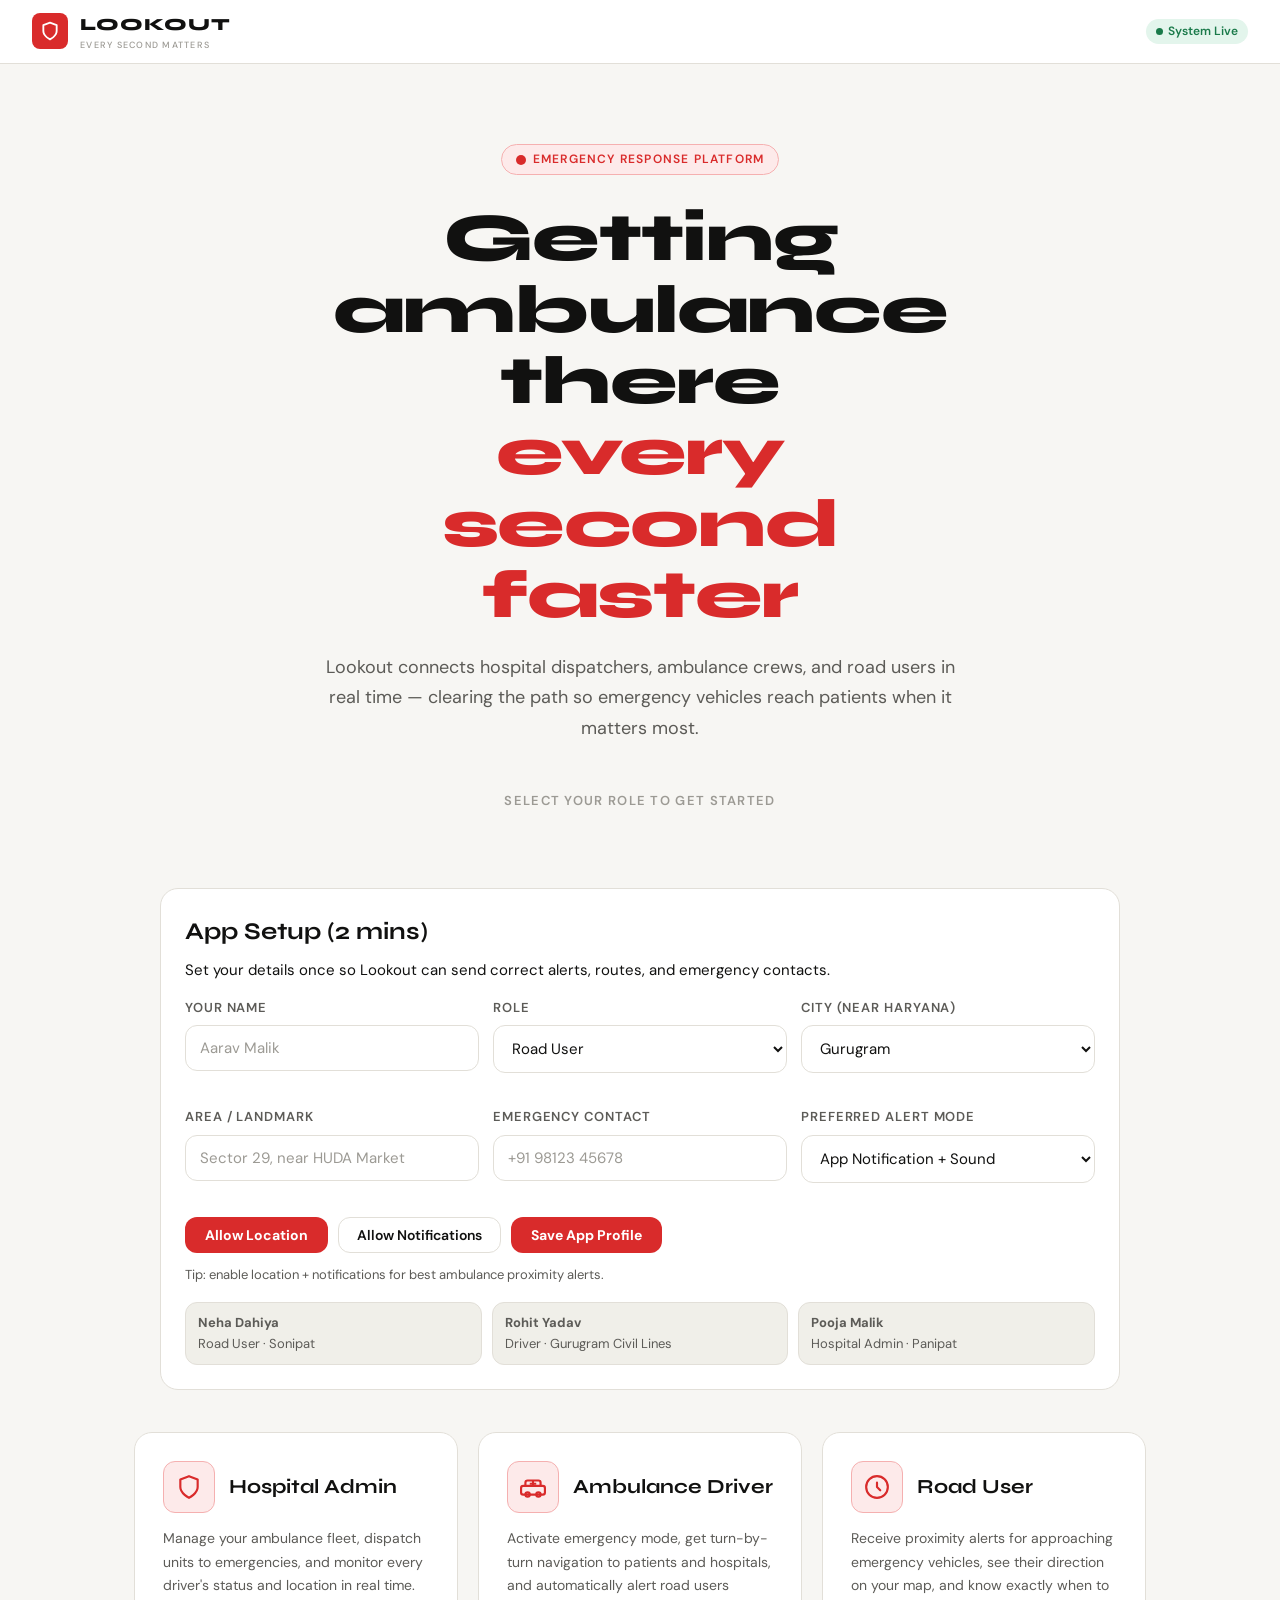
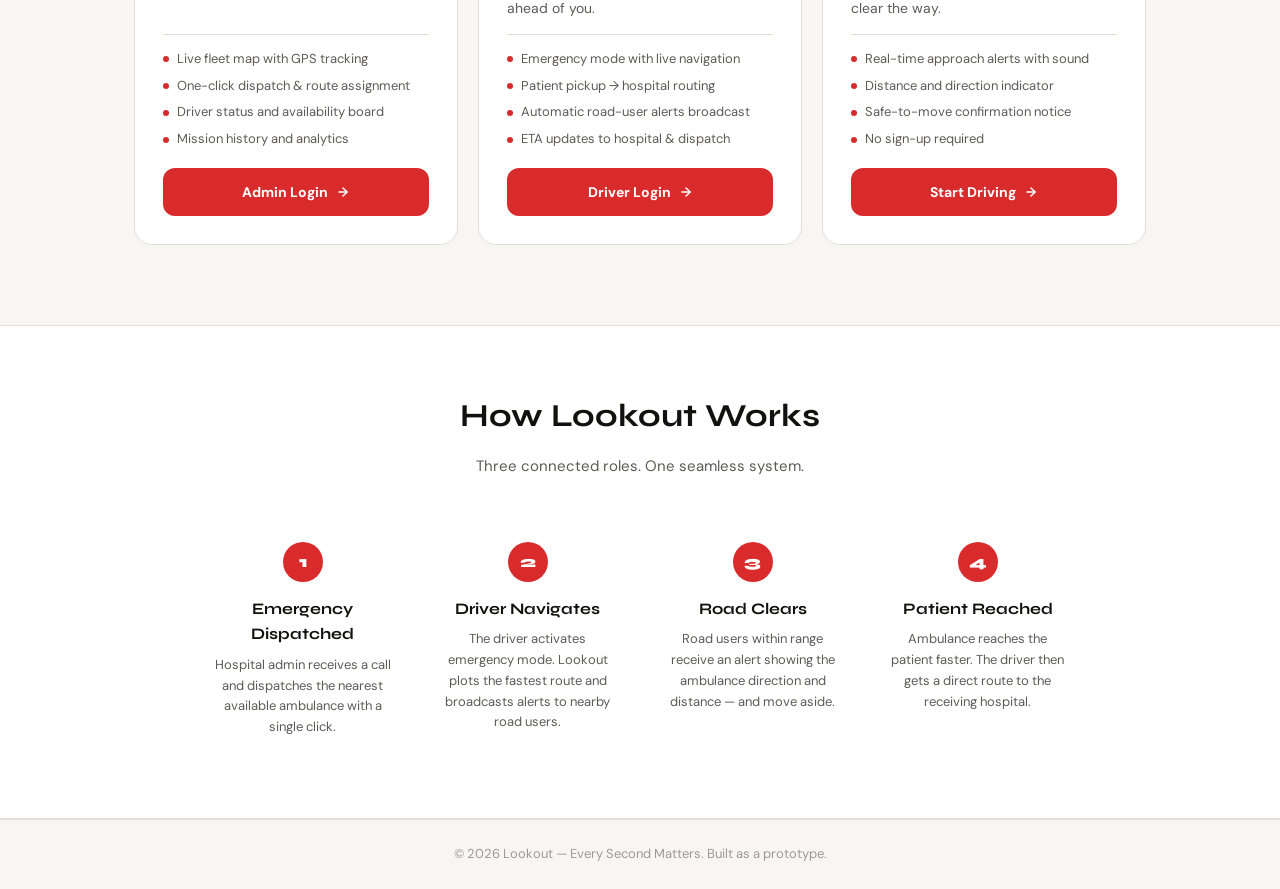
<file: index.html>
<!DOCTYPE html>
<html lang="en">
<head>
  <meta charset="UTF-8"/>
  <meta name="viewport" content="width=device-width, initial-scale=1.0"/>
  <meta name="theme-color" content="#D92B2B"/>
  <link rel="manifest" href="manifest.json"/>
  <title>Lookout – Every Second Matters</title>
  <link rel="stylesheet" href="style.css"/>
  <style>
    .hero {
      text-align: center;
      padding: 80px 24px 56px;
      max-width: 700px;
      margin: 0 auto;
    }

    .hero-eyebrow {
      display: inline-flex;
      align-items: center;
      gap: 7px;
      font-size: 12px;
      font-weight: 600;
      letter-spacing: 0.1em;
      text-transform: uppercase;
      color: var(--red);
      background: var(--red-light);
      border: 1px solid var(--red-mid);
      padding: 5px 14px;
      border-radius: 99px;
      margin-bottom: 28px;
    }

    .hero h1 {
      font-family: var(--font-display);
      font-size: clamp(42px, 7vw, 68px);
      font-weight: 800;
      line-height: 1.05;
      letter-spacing: -0.02em;
      color: var(--text);
      margin-bottom: 20px;
    }

    .hero h1 span { color: var(--red); }

    .hero p {
      font-size: 18px;
      color: var(--text2);
      line-height: 1.7;
      margin-bottom: 48px;
    }

    .role-label {
      font-size: 13px;
      font-weight: 600;
      text-transform: uppercase;
      letter-spacing: 0.1em;
      color: var(--text3);
      text-align: center;
      margin-bottom: 20px;
    }

    .cards {
      display: grid;
      grid-template-columns: repeat(auto-fit, minmax(290px, 1fr));
      gap: 20px;
      max-width: 1060px;
      margin: 0 auto;
      padding: 0 24px 80px;
    }

    .role-card {
      background: var(--surface);
      border: 1px solid var(--border);
      border-radius: var(--radius-lg);
      padding: 28px;
      display: flex;
      flex-direction: column;
      gap: 14px;
      transition: box-shadow 0.2s, transform 0.2s, border-color 0.2s;
      position: relative;
      overflow: hidden;
    }

    .role-card::before {
      content: '';
      position: absolute;
      top: 0; left: 0; right: 0;
      height: 3px;
      background: var(--red);
      opacity: 0;
      transition: opacity 0.2s;
    }

    .role-card:hover {
      box-shadow: var(--shadow-lg);
      transform: translateY(-3px);
      border-color: #ddd;
    }

    .role-card:hover::before { opacity: 1; }

    .icon-wrap {
      width: 52px;
      height: 52px;
      background: var(--red-light);
      border-radius: 12px;
      display: flex;
      align-items: center;
      justify-content: center;
      border: 1px solid var(--red-mid);
    }

    .icon-wrap svg { width: 26px; height: 26px; color: var(--red); }

    .card-header { display: flex; align-items: center; gap: 14px; }

    .card-title {
      font-family: var(--font-display);
      font-size: 20px;
      font-weight: 700;
      color: var(--text);
    }

    .card-desc {
      font-size: 14px;
      color: var(--text2);
      line-height: 1.65;
      flex: 1;
    }

    .card-features {
      list-style: none;
      display: flex;
      flex-direction: column;
      gap: 6px;
      border-top: 1px solid var(--border);
      padding-top: 14px;
    }

    .card-features li {
      font-size: 13px;
      color: var(--text2);
      display: flex;
      align-items: center;
      gap: 8px;
    }

    .card-features li::before {
      content: '';
      width: 6px; height: 6px;
      border-radius: 50%;
      background: var(--red);
      flex-shrink: 0;
    }

    .card-btn {
      display: flex;
      align-items: center;
      justify-content: center;
      gap: 8px;
      background: var(--red);
      color: white;
      font-family: var(--font-body);
      font-size: 14px;
      font-weight: 700;
      padding: 13px 20px;
      border-radius: var(--radius);
      border: none;
      cursor: pointer;
      text-decoration: none;
      transition: background 0.15s, transform 0.1s;
      margin-top: 4px;
    }
    .card-btn:hover { background: var(--red-dark); }
    .card-btn:active { transform: scale(0.97); }

    /* HOW IT WORKS */
    .how-section {
      background: var(--surface);
      border-top: 1px solid var(--border);
      border-bottom: 1px solid var(--border);
      padding: 64px 24px;
      text-align: center;
      margin-bottom: 0;
    }

    .how-section h2 {
      font-family: var(--font-display);
      font-size: 32px;
      font-weight: 700;
      margin-bottom: 12px;
    }

    .how-section .sub {
      color: var(--text2);
      font-size: 15px;
      margin-bottom: 48px;
    }

    .steps {
      display: grid;
      grid-template-columns: repeat(auto-fit, minmax(200px, 1fr));
      gap: 0;
      max-width: 900px;
      margin: 0 auto;
      position: relative;
    }

    .step {
      padding: 16px 24px;
      position: relative;
    }

    .step-num {
      width: 40px;
      height: 40px;
      background: var(--red);
      color: white;
      font-family: var(--font-display);
      font-size: 16px;
      font-weight: 800;
      border-radius: 50%;
      display: flex;
      align-items: center;
      justify-content: center;
      margin: 0 auto 14px;
    }

    .step h3 {
      font-family: var(--font-display);
      font-size: 16px;
      font-weight: 700;
      margin-bottom: 8px;
    }

    .step p {
      font-size: 13px;
      color: var(--text2);
      line-height: 1.6;
    }


    .setup-card {
      max-width: 960px;
      margin: 0 auto 42px;
      background: var(--surface);
      border: 1px solid var(--border);
      border-radius: var(--radius-lg);
      padding: 24px;
    }

    .setup-grid {
      display: grid;
      grid-template-columns: repeat(auto-fit, minmax(220px, 1fr));
      gap: 14px;
      margin-top: 16px;
    }

    .setup-actions {
      margin-top: 14px;
      display: flex;
      flex-wrap: wrap;
      gap: 10px;
    }

    .setup-meta {
      font-size: 13px;
      color: var(--text2);
      margin-top: 12px;
    }

    .demo-profiles {
      margin-top: 16px;
      display: grid;
      grid-template-columns: repeat(auto-fit, minmax(220px, 1fr));
      gap: 10px;
    }

    .demo-profiles div {
      background: var(--surface2);
      border: 1px solid var(--border);
      border-radius: var(--radius);
      padding: 10px 12px;
      font-size: 13px;
      color: var(--text2);
    }

    footer {
      text-align: center;
      padding: 24px;
      font-size: 13px;
      color: var(--text3);
      border-top: 1px solid var(--border);
    }

    @keyframes fadeUp {
      from { opacity: 0; transform: translateY(20px); }
      to   { opacity: 1; transform: translateY(0); }
    }

    .hero, .role-card { animation: fadeUp 0.5s ease both; }
    .role-card:nth-child(2) { animation-delay: 0.07s; }
    .role-card:nth-child(3) { animation-delay: 0.14s; }
  </style>
</head>
<body>

  <nav>
    <a class="logo-wrap" href="index.html">
      <div class="logo-mark">
        <svg viewBox="0 0 24 24" fill="none" stroke="currentColor" stroke-width="2.2" stroke-linecap="round" stroke-linejoin="round">
          <path d="M12 22s8-4 8-10V5l-8-3-8 3v7c0 6 8 10 8 10z"/>
        </svg>
      </div>
      <div class="logo-text">
        <span class="brand">LOOKOUT</span>
        <span class="tagline">Every Second Matters</span>
      </div>
    </a>
    <div class="nav-right">
      <span class="badge badge-green"><span class="dot dot-green"></span> System Live</span>
    </div>
  </nav>

  <section class="hero">
    <div class="hero-eyebrow">
      <svg width="10" height="10" viewBox="0 0 10 10" fill="currentColor"><circle cx="5" cy="5" r="5"/></svg>
      Emergency Response Platform
    </div>
    <h1>Getting ambulance there<br/><span>every second faster</span></h1>
    <p>Lookout connects hospital dispatchers, ambulance crews, and road users in real time — clearing the path so emergency vehicles reach patients when it matters most.</p>
    <div class="role-label">Select your role to get started</div>
  </section>

  <section class="setup-card">
    <h2 style="font-family:var(--font-display);font-size:24px;">App Setup (2 mins)</h2>
    <p class="sub" style="margin-top:6px;">Set your details once so Lookout can send correct alerts, routes, and emergency contacts.</p>
    <div class="setup-grid">
      <div class="form-group"><label for="userName">Your Name</label><input id="userName" placeholder="Aarav Malik"/></div>
      <div class="form-group"><label for="userRole">Role</label><select id="userRole"><option>Road User</option><option>Ambulance Driver</option><option>Hospital Admin</option></select></div>
      <div class="form-group"><label for="userCity">City (near Haryana)</label><select id="userCity"><option>Gurugram</option><option>Faridabad</option><option>Panipat</option><option>Karnal</option><option>Rohtak</option><option>Sonipat</option></select></div>
      <div class="form-group"><label for="userArea">Area / Landmark</label><input id="userArea" placeholder="Sector 29, near HUDA Market"/></div>
      <div class="form-group"><label for="emergencyContact">Emergency Contact</label><input id="emergencyContact" placeholder="+91 98123 45678"/></div>
      <div class="form-group"><label for="alertMode">Preferred Alert Mode</label><select id="alertMode"><option>App Notification + Sound</option><option>App Notification Only</option><option>SMS Backup + App Notification</option></select></div>
    </div>
    <div class="setup-actions">
      <button class="btn-red" onclick="enableLocation()">Allow Location</button>
      <button class="btn-ghost" onclick="enableNotifications()">Allow Notifications</button>
      <button class="btn-red" onclick="saveProfile()">Save App Profile</button>
    </div>
    <div class="setup-meta" id="setupStatus">Tip: enable location + notifications for best ambulance proximity alerts.</div>
    <div class="demo-profiles">
      <div><strong>Neha Dahiya</strong><br/>Road User · Sonipat</div>
      <div><strong>Rohit Yadav</strong><br/>Driver · Gurugram Civil Lines</div>
      <div><strong>Pooja Malik</strong><br/>Hospital Admin · Panipat</div>
    </div>
  </section>

  <div class="cards">

    <!-- Hospital Admin -->
    <div class="role-card">
      <div class="card-header">
        <div class="icon-wrap">
          <svg viewBox="0 0 24 24" fill="none" stroke="currentColor" stroke-width="2" stroke-linecap="round" stroke-linejoin="round">
            <path d="M12 22s8-4 8-10V5l-8-3-8 3v7c0 6 8 10 8 10z"/>
          </svg>
        </div>
        <div class="card-title">Hospital Admin</div>
      </div>
      <p class="card-desc">Manage your ambulance fleet, dispatch units to emergencies, and monitor every driver's status and location in real time.</p>
      <ul class="card-features">
        <li>Live fleet map with GPS tracking</li>
        <li>One-click dispatch & route assignment</li>
        <li>Driver status and availability board</li>
        <li>Mission history and analytics</li>
      </ul>
      <a class="card-btn" href="admin-login.html">
        Admin Login
        <svg width="14" height="14" viewBox="0 0 24 24" fill="none" stroke="currentColor" stroke-width="2.5" stroke-linecap="round" stroke-linejoin="round"><line x1="5" y1="12" x2="19" y2="12"/><polyline points="12 5 19 12 12 19"/></svg>
      </a>
    </div>

    <!-- Ambulance Driver -->
    <div class="role-card">
      <div class="card-header">
        <div class="icon-wrap">
          <svg viewBox="0 0 24 24" fill="none" stroke="currentColor" stroke-width="2" stroke-linecap="round" stroke-linejoin="round">
            <rect x="1" y="11" width="22" height="8" rx="2"/>
            <path d="M5 11V8a2 2 0 012-2h10a2 2 0 012 2v3"/>
            <circle cx="7" cy="19" r="2"/><circle cx="17" cy="19" r="2"/>
            <path d="M11 6h2v2h2v2h-2v2h-2v-2H9V8h2z" fill="currentColor" stroke="none"/>
          </svg>
        </div>
        <div class="card-title">Ambulance Driver</div>
      </div>
      <p class="card-desc">Activate emergency mode, get turn-by-turn navigation to patients and hospitals, and automatically alert road users ahead of you.</p>
      <ul class="card-features">
        <li>Emergency mode with live navigation</li>
        <li>Patient pickup → hospital routing</li>
        <li>Automatic road-user alerts broadcast</li>
        <li>ETA updates to hospital & dispatch</li>
      </ul>
      <a class="card-btn" href="driver-login.html">
        Driver Login
        <svg width="14" height="14" viewBox="0 0 24 24" fill="none" stroke="currentColor" stroke-width="2.5" stroke-linecap="round" stroke-linejoin="round"><line x1="5" y1="12" x2="19" y2="12"/><polyline points="12 5 19 12 12 19"/></svg>
      </a>
    </div>

    <!-- Road User -->
    <div class="role-card">
      <div class="card-header">
        <div class="icon-wrap">
          <svg viewBox="0 0 24 24" fill="none" stroke="currentColor" stroke-width="2" stroke-linecap="round" stroke-linejoin="round">
            <circle cx="12" cy="12" r="10"/>
            <path d="M12 8v4l3 3"/>
          </svg>
        </div>
        <div class="card-title">Road User</div>
      </div>
      <p class="card-desc">Receive proximity alerts for approaching emergency vehicles, see their direction on your map, and know exactly when to clear the way.</p>
      <ul class="card-features">
        <li>Real-time approach alerts with sound</li>
        <li>Distance and direction indicator</li>
        <li>Safe-to-move confirmation notice</li>
        <li>No sign-up required</li>
      </ul>
      <a class="card-btn" href="road-user.html">
        Start Driving
        <svg width="14" height="14" viewBox="0 0 24 24" fill="none" stroke="currentColor" stroke-width="2.5" stroke-linecap="round" stroke-linejoin="round"><line x1="5" y1="12" x2="19" y2="12"/><polyline points="12 5 19 12 12 19"/></svg>
      </a>
    </div>

  </div>

  <!-- HOW IT WORKS -->
  <section class="how-section">
    <h2>How Lookout Works</h2>
    <p class="sub">Three connected roles. One seamless system.</p>
    <div class="steps">
      <div class="step">
        <div class="step-num">1</div>
        <h3>Emergency Dispatched</h3>
        <p>Hospital admin receives a call and dispatches the nearest available ambulance with a single click.</p>
      </div>
      <div class="step">
        <div class="step-num">2</div>
        <h3>Driver Navigates</h3>
        <p>The driver activates emergency mode. Lookout plots the fastest route and broadcasts alerts to nearby road users.</p>
      </div>
      <div class="step">
        <div class="step-num">3</div>
        <h3>Road Clears</h3>
        <p>Road users within range receive an alert showing the ambulance direction and distance — and move aside.</p>
      </div>
      <div class="step">
        <div class="step-num">4</div>
        <h3>Patient Reached</h3>
        <p>Ambulance reaches the patient faster. The driver then gets a direct route to the receiving hospital.</p>
      </div>
    </div>
  </section>

  <footer>
    &copy; 2026 Lookout &mdash; Every Second Matters. Built as a prototype.
  </footer>


  <script src="app.js"></script>
  <script>
    const cityCoords = {
      Gurugram: { lat: 28.4595, lon: 77.0266 },
      Faridabad: { lat: 28.4089, lon: 77.3178 },
      Panipat: { lat: 29.3909, lon: 76.9635 },
      Karnal: { lat: 29.6857, lon: 76.9905 },
      Rohtak: { lat: 28.8955, lon: 76.6066 },
      Sonipat: { lat: 28.9931, lon: 77.0151 }
    };

    let liveCoords = null;

    function enableLocation() {
      const status = document.getElementById('setupStatus');
      if (!navigator.geolocation) {
        status.textContent = 'Location not supported in this browser.';
        return;
      }
      navigator.geolocation.getCurrentPosition((pos) => {
        liveCoords = { lat: pos.coords.latitude, lon: pos.coords.longitude };
        status.textContent = 'Location permission granted. Live coordinates are ready.';
      }, () => {
        status.textContent = 'Location not granted. We will use your selected Haryana city instead.';
      });
    }

    function enableNotifications() {
      const status = document.getElementById('setupStatus');
      if (!('Notification' in window)) {
        status.textContent = 'Notifications are not supported on this device.';
        return;
      }
      Notification.requestPermission().then((permission) => {
        status.textContent = permission === 'granted'
          ? 'Notifications enabled successfully.'
          : 'Notifications are off. You can still use on-screen alerts.';
      });
    }

    function saveProfile() {
      const city = document.getElementById('userCity').value;
      const profile = {
        name: document.getElementById('userName').value.trim() || 'Guest User',
        role: document.getElementById('userRole').value,
        city,
        area: document.getElementById('userArea').value.trim() || 'Not specified',
        emergencyContact: document.getElementById('emergencyContact').value.trim() || 'Not specified',
        alertMode: document.getElementById('alertMode').value,
        coords: liveCoords || cityCoords[city],
        updatedAt: new Date().toISOString()
      };
      localStorage.setItem('lookoutProfile', JSON.stringify(profile));
      document.getElementById('setupStatus').textContent = `Saved for ${profile.name} (${profile.city}). You can now open your role dashboard.`;
    }
  </script>

</body>
</html>
</file>
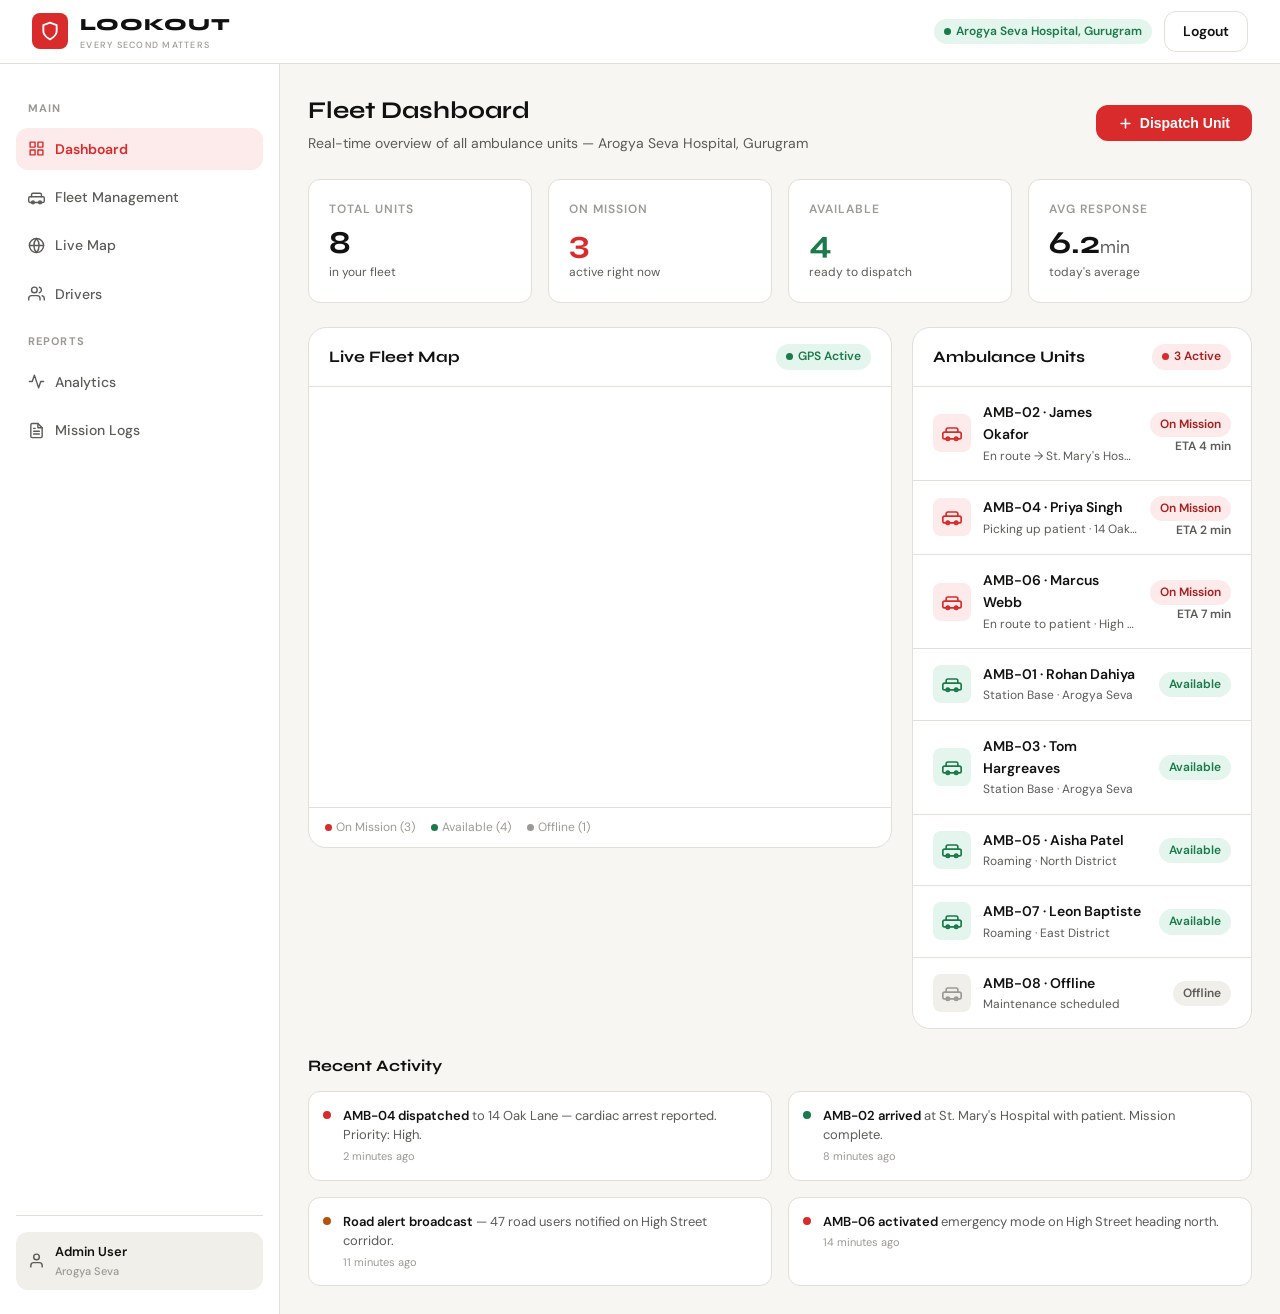
<file: admin-dashboard.html>
<!DOCTYPE html>
<html lang="en">
<head>
  <meta charset="UTF-8"/>
  <meta name="viewport" content="width=device-width, initial-scale=1.0"/>
  <meta name="theme-color" content="#D92B2B"/>
  <link rel="manifest" href="manifest.json"/>
  <title>Admin Dashboard – Lookout</title>
  <link rel="stylesheet" href="style.css"/>
  <style>
    body { background: var(--bg); }

    .page-wrap {
      display: grid;
      grid-template-columns: 280px 1fr;
      min-height: calc(100vh - 64px);
    }

    /* SIDEBAR */
    .sidebar {
      background: var(--surface);
      border-right: 1px solid var(--border);
      padding: 24px 16px;
      display: flex;
      flex-direction: column;
      gap: 6px;
    }

    .sidebar-label {
      font-size: 11px;
      font-weight: 700;
      letter-spacing: 0.1em;
      text-transform: uppercase;
      color: var(--text3);
      padding: 4px 12px;
      margin-top: 8px;
    }

    .nav-item {
      display: flex;
      align-items: center;
      gap: 10px;
      padding: 10px 12px;
      border-radius: var(--radius);
      font-size: 14px;
      font-weight: 500;
      color: var(--text2);
      cursor: pointer;
      text-decoration: none;
      transition: background 0.12s, color 0.12s;
    }
    .nav-item svg { width: 17px; height: 17px; flex-shrink: 0; }
    .nav-item:hover { background: var(--surface2); color: var(--text); }
    .nav-item.active { background: var(--red-light); color: var(--red); font-weight: 600; }

    .sidebar-footer {
      margin-top: auto;
      padding-top: 16px;
      border-top: 1px solid var(--border);
    }

    /* MAIN CONTENT */
    .main {
      padding: 28px;
      display: flex;
      flex-direction: column;
      gap: 24px;
      overflow-y: auto;
    }

    .page-header {
      display: flex;
      align-items: center;
      justify-content: space-between;
    }

    .page-header h1 {
      font-family: var(--font-display);
      font-size: 24px;
      font-weight: 700;
    }

    .page-header p { font-size: 14px; color: var(--text2); margin-top: 2px; }

    /* STATS ROW */
    .stats-row {
      display: grid;
      grid-template-columns: repeat(4, 1fr);
      gap: 16px;
    }

    /* MAP + TABLE */
    .grid-2 {
      display: grid;
      grid-template-columns: 1fr 340px;
      gap: 20px;
      align-items: start;
    }

    /* MAP */
    .map-container {
      background: var(--surface);
      border: 1px solid var(--border);
      border-radius: var(--radius-lg);
      overflow: hidden;
    }

    .map-header {
      display: flex;
      align-items: center;
      justify-content: space-between;
      padding: 16px 20px;
      border-bottom: 1px solid var(--border);
    }

    .map-header h3 {
      font-family: var(--font-display);
      font-size: 16px;
      font-weight: 700;
    }

    .map-frame {
      width: 100%;
      height: 420px;
      border: none;
      display: block;
    }

    /* MAP SVG VISUALIZATION */
    .map-svg-wrap {
      width: 100%;
      height: 420px;
      background: #e4efe4;
      position: relative;
      overflow: hidden;
    }

    /* FLEET TABLE */
    .fleet-panel {
      background: var(--surface);
      border: 1px solid var(--border);
      border-radius: var(--radius-lg);
      overflow: hidden;
    }

    .fleet-header {
      padding: 16px 20px;
      border-bottom: 1px solid var(--border);
      display: flex;
      align-items: center;
      justify-content: space-between;
    }

    .fleet-header h3 {
      font-family: var(--font-display);
      font-size: 16px;
      font-weight: 700;
    }

    .ambulance-item {
      display: flex;
      align-items: center;
      gap: 12px;
      padding: 14px 20px;
      border-bottom: 1px solid var(--border);
      cursor: pointer;
      transition: background 0.12s;
    }
    .ambulance-item:hover { background: var(--surface2); }
    .ambulance-item:last-child { border-bottom: none; }

    .amb-icon {
      width: 38px;
      height: 38px;
      border-radius: 8px;
      display: flex;
      align-items: center;
      justify-content: center;
      flex-shrink: 0;
    }
    .amb-icon svg { width: 20px; height: 20px; }
    .amb-icon.active { background: var(--red-light); color: var(--red); }
    .amb-icon.available { background: var(--green-light); color: var(--green); }
    .amb-icon.offline { background: var(--surface2); color: var(--text3); }

    .amb-info { flex: 1; min-width: 0; }
    .amb-name { font-size: 14px; font-weight: 600; color: var(--text); }
    .amb-location { font-size: 12px; color: var(--text2); margin-top: 1px; white-space: nowrap; overflow: hidden; text-overflow: ellipsis; }

    .amb-meta { text-align: right; }
    .amb-eta { font-size: 12px; font-weight: 600; color: var(--text2); }

    /* DISPATCH MODAL */
    .dispatch-bar {
      background: var(--surface);
      border: 1px solid var(--border);
      border-radius: var(--radius-lg);
      padding: 20px 24px;
      display: flex;
      align-items: center;
      gap: 16px;
      flex-wrap: wrap;
    }

    .dispatch-bar h3 {
      font-family: var(--font-display);
      font-size: 16px;
      font-weight: 700;
      flex-shrink: 0;
    }

    .dispatch-bar input, .dispatch-bar select {
      flex: 1;
      min-width: 180px;
      padding: 10px 14px;
      font-family: var(--font-body);
      font-size: 14px;
      border: 1.5px solid var(--border);
      border-radius: var(--radius);
      background: var(--surface);
      color: var(--text);
      outline: none;
    }
    .dispatch-bar input:focus, .dispatch-bar select:focus { border-color: var(--red); }

    .dispatch-btn {
      background: var(--red);
      color: white;
      font-size: 14px;
      font-weight: 700;
      padding: 10px 22px;
      border-radius: var(--radius);
      border: none;
      cursor: pointer;
      white-space: nowrap;
      transition: background 0.15s;
      display: flex;
      align-items: center;
      gap: 7px;
    }
    .dispatch-btn:hover { background: var(--red-dark); }

    /* ALERTS SECTION */
    .alerts-row {
      display: grid;
      grid-template-columns: 1fr 1fr;
      gap: 16px;
    }

    .alert-item {
      display: flex;
      align-items: flex-start;
      gap: 12px;
      padding: 14px;
      background: var(--surface);
      border: 1px solid var(--border);
      border-radius: var(--radius);
    }

    .alert-dot {
      width: 8px; height: 8px;
      border-radius: 50%;
      margin-top: 5px;
      flex-shrink: 0;
    }

    .alert-text { font-size: 13px; color: var(--text2); line-height: 1.5; }
    .alert-text strong { color: var(--text); font-weight: 600; }
    .alert-time { font-size: 11px; color: var(--text3); margin-top: 3px; }

    @media (max-width: 900px) {
      .page-wrap { grid-template-columns: 1fr; }
      .sidebar { display: none; }
      .stats-row { grid-template-columns: repeat(2,1fr); }
      .grid-2 { grid-template-columns: 1fr; }
      .alerts-row { grid-template-columns: 1fr; }
    }
  </style>
</head>
<body>

  <nav>
    <a class="logo-wrap" href="index.html">
      <div class="logo-mark">
        <svg viewBox="0 0 24 24" fill="none" stroke="currentColor" stroke-width="2.2" stroke-linecap="round" stroke-linejoin="round">
          <path d="M12 22s8-4 8-10V5l-8-3-8 3v7c0 6 8 10 8 10z"/>
        </svg>
      </div>
      <div class="logo-text">
        <span class="brand">LOOKOUT</span>
        <span class="tagline">Every Second Matters</span>
      </div>
    </a>
    <div class="nav-right">
      <span class="badge badge-green"><span class="dot dot-green"></span> Arogya Seva Hospital, Gurugram</span>
      <a class="btn-ghost" href="index.html">Logout</a>
    </div>
  </nav>

  <div class="page-wrap">

    <!-- SIDEBAR -->
    <aside class="sidebar">
      <div class="sidebar-label">Main</div>
      <a class="nav-item active" href="#">
        <svg viewBox="0 0 24 24" fill="none" stroke="currentColor" stroke-width="2" stroke-linecap="round" stroke-linejoin="round"><rect x="3" y="3" width="7" height="7"/><rect x="14" y="3" width="7" height="7"/><rect x="3" y="14" width="7" height="7"/><rect x="14" y="14" width="7" height="7"/></svg>
        Dashboard
      </a>
      <a class="nav-item" href="#">
        <svg viewBox="0 0 24 24" fill="none" stroke="currentColor" stroke-width="2" stroke-linecap="round" stroke-linejoin="round"><rect x="1" y="11" width="22" height="8" rx="2"/><path d="M5 11V8a2 2 0 012-2h10a2 2 0 012 2v3"/><circle cx="7" cy="19" r="2"/><circle cx="17" cy="19" r="2"/></svg>
        Fleet Management
      </a>
      <a class="nav-item" href="#">
        <svg viewBox="0 0 24 24" fill="none" stroke="currentColor" stroke-width="2" stroke-linecap="round" stroke-linejoin="round"><circle cx="12" cy="12" r="10"/><line x1="2" y1="12" x2="22" y2="12"/><path d="M12 2a15.3 15.3 0 010 20M12 2a15.3 15.3 0 000 20"/></svg>
        Live Map
      </a>
      <a class="nav-item" href="#">
        <svg viewBox="0 0 24 24" fill="none" stroke="currentColor" stroke-width="2" stroke-linecap="round" stroke-linejoin="round"><path d="M17 21v-2a4 4 0 00-4-4H5a4 4 0 00-4 4v2"/><circle cx="9" cy="7" r="4"/><path d="M23 21v-2a4 4 0 00-3-3.87M16 3.13a4 4 0 010 7.75"/></svg>
        Drivers
      </a>
      <div class="sidebar-label">Reports</div>
      <a class="nav-item" href="#">
        <svg viewBox="0 0 24 24" fill="none" stroke="currentColor" stroke-width="2" stroke-linecap="round" stroke-linejoin="round"><polyline points="22 12 18 12 15 21 9 3 6 12 2 12"/></svg>
        Analytics
      </a>
      <a class="nav-item" href="#">
        <svg viewBox="0 0 24 24" fill="none" stroke="currentColor" stroke-width="2" stroke-linecap="round" stroke-linejoin="round"><path d="M14 2H6a2 2 0 00-2 2v16a2 2 0 002 2h12a2 2 0 002-2V8z"/><polyline points="14 2 14 8 20 8"/><line x1="16" y1="13" x2="8" y2="13"/><line x1="16" y1="17" x2="8" y2="17"/><polyline points="10 9 9 9 8 9"/></svg>
        Mission Logs
      </a>
      <div class="sidebar-footer">
        <div class="nav-item" style="cursor:default; background:var(--surface2);">
          <svg width="17" height="17" viewBox="0 0 24 24" fill="none" stroke="currentColor" stroke-width="2" stroke-linecap="round" stroke-linejoin="round"><path d="M20 21v-2a4 4 0 00-4-4H8a4 4 0 00-4 4v2"/><circle cx="12" cy="7" r="4"/></svg>
          <div>
            <div style="font-size:13px;font-weight:600;color:var(--text);">Admin User</div>
            <div style="font-size:11px;color:var(--text3);">Arogya Seva</div>
          </div>
        </div>
      </div>
    </aside>

    <!-- MAIN -->
    <main class="main">

      <div class="page-header">
        <div>
          <h1>Fleet Dashboard</h1>
          <p>Real-time overview of all ambulance units — Arogya Seva Hospital, Gurugram</p>
        </div>
        <button class="dispatch-btn" onclick="showDispatch()">
          <svg width="15" height="15" viewBox="0 0 24 24" fill="none" stroke="currentColor" stroke-width="2.5" stroke-linecap="round" stroke-linejoin="round"><line x1="12" y1="5" x2="12" y2="19"/><line x1="5" y1="12" x2="19" y2="12"/></svg>
          Dispatch Unit
        </button>
      </div>

      <!-- STATS -->
      <div class="stats-row">
        <div class="stat-card">
          <div class="stat-label">Total Units</div>
          <div class="stat-value">8</div>
          <div class="stat-sub">in your fleet</div>
        </div>
        <div class="stat-card">
          <div class="stat-label">On Mission</div>
          <div class="stat-value" style="color:var(--red);">3</div>
          <div class="stat-sub">active right now</div>
        </div>
        <div class="stat-card">
          <div class="stat-label">Available</div>
          <div class="stat-value" style="color:var(--green);">4</div>
          <div class="stat-sub">ready to dispatch</div>
        </div>
        <div class="stat-card">
          <div class="stat-label">Avg Response</div>
          <div class="stat-value">6.2<span style="font-size:18px;font-weight:400;color:var(--text2);">min</span></div>
          <div class="stat-sub">today's average</div>
        </div>
      </div>

      <!-- DISPATCH BAR (hidden by default) -->
      <div class="dispatch-bar" id="dispatchBar" style="display:none;">
        <h3>🚨 Dispatch Unit</h3>
        <input type="text" placeholder="Patient address or location..."/>
        <select>
          <option>-- Select Ambulance --</option>
          <option>AMB-01 · Available</option>
          <option>AMB-03 · Available</option>
          <option>AMB-05 · Available</option>
          <option>AMB-07 · Available</option>
        </select>
        <select>
          <option>Priority: High</option>
          <option>Priority: Medium</option>
          <option>Priority: Low</option>
        </select>
        <button class="dispatch-btn" onclick="dispatchUnit()">Send Unit →</button>
      </div>

      <!-- MAP + FLEET -->
      <div class="grid-2">

        <!-- MAP -->
        <div class="map-container">
          <div class="map-header">
            <h3>Live Fleet Map</h3>
            <span class="badge badge-green"><span class="dot dot-green"></span> GPS Active</span>
          </div>
          <!-- OpenStreetMap via iframe (works on GitHub Pages) -->
          <iframe
            class="map-frame"
            src="https://www.openstreetmap.org/export/embed.html?bbox=76.95%2C28.37%2C77.12%2C28.53&layer=mapnik"
            style="border:none; width:100%; height:420px;"
            allowfullscreen
            loading="lazy"
          ></iframe>
          <div style="padding:10px 16px; border-top:1px solid var(--border); font-size:12px; color:var(--text3); display:flex; gap:16px; align-items:center; flex-wrap:wrap;">
            <span><span class="dot dot-red" style="display:inline-block;margin-right:4px;"></span>On Mission (3)</span>
            <span><span style="width:7px;height:7px;border-radius:50%;background:var(--green);display:inline-block;margin-right:4px;"></span>Available (4)</span>
            <span><span style="width:7px;height:7px;border-radius:50%;background:var(--text3);display:inline-block;margin-right:4px;"></span>Offline (1)</span>
          </div>
        </div>

        <!-- FLEET LIST -->
        <div class="fleet-panel">
          <div class="fleet-header">
            <h3>Ambulance Units</h3>
            <span class="badge badge-red"><span class="dot dot-red"></span>3 Active</span>
          </div>

          <div class="ambulance-item" onclick="selectAmb(this)">
            <div class="amb-icon active">
              <svg viewBox="0 0 24 24" fill="none" stroke="currentColor" stroke-width="2" stroke-linecap="round" stroke-linejoin="round"><rect x="1" y="11" width="22" height="8" rx="2"/><path d="M5 11V8a2 2 0 012-2h10a2 2 0 012 2v3"/><circle cx="7" cy="19" r="2"/><circle cx="17" cy="19" r="2"/></svg>
            </div>
            <div class="amb-info">
              <div class="amb-name">AMB-02 · James Okafor</div>
              <div class="amb-location">En route → St. Mary's Hospital</div>
            </div>
            <div class="amb-meta">
              <span class="badge badge-red">On Mission</span>
              <div class="amb-eta">ETA 4 min</div>
            </div>
          </div>

          <div class="ambulance-item" onclick="selectAmb(this)">
            <div class="amb-icon active">
              <svg viewBox="0 0 24 24" fill="none" stroke="currentColor" stroke-width="2" stroke-linecap="round" stroke-linejoin="round"><rect x="1" y="11" width="22" height="8" rx="2"/><path d="M5 11V8a2 2 0 012-2h10a2 2 0 012 2v3"/><circle cx="7" cy="19" r="2"/><circle cx="17" cy="19" r="2"/></svg>
            </div>
            <div class="amb-info">
              <div class="amb-name">AMB-04 · Priya Singh</div>
              <div class="amb-location">Picking up patient · 14 Oak Lane</div>
            </div>
            <div class="amb-meta">
              <span class="badge badge-red">On Mission</span>
              <div class="amb-eta">ETA 2 min</div>
            </div>
          </div>

          <div class="ambulance-item" onclick="selectAmb(this)">
            <div class="amb-icon active">
              <svg viewBox="0 0 24 24" fill="none" stroke="currentColor" stroke-width="2" stroke-linecap="round" stroke-linejoin="round"><rect x="1" y="11" width="22" height="8" rx="2"/><path d="M5 11V8a2 2 0 012-2h10a2 2 0 012 2v3"/><circle cx="7" cy="19" r="2"/><circle cx="17" cy="19" r="2"/></svg>
            </div>
            <div class="amb-info">
              <div class="amb-name">AMB-06 · Marcus Webb</div>
              <div class="amb-location">En route to patient · High St</div>
            </div>
            <div class="amb-meta">
              <span class="badge badge-red">On Mission</span>
              <div class="amb-eta">ETA 7 min</div>
            </div>
          </div>

          <div class="ambulance-item">
            <div class="amb-icon available">
              <svg viewBox="0 0 24 24" fill="none" stroke="currentColor" stroke-width="2" stroke-linecap="round" stroke-linejoin="round"><rect x="1" y="11" width="22" height="8" rx="2"/><path d="M5 11V8a2 2 0 012-2h10a2 2 0 012 2v3"/><circle cx="7" cy="19" r="2"/><circle cx="17" cy="19" r="2"/></svg>
            </div>
            <div class="amb-info">
              <div class="amb-name">AMB-01 · Rohan Dahiya</div>
              <div class="amb-location">Station Base · Arogya Seva</div>
            </div>
            <div class="amb-meta">
              <span class="badge badge-green">Available</span>
            </div>
          </div>

          <div class="ambulance-item">
            <div class="amb-icon available">
              <svg viewBox="0 0 24 24" fill="none" stroke="currentColor" stroke-width="2" stroke-linecap="round" stroke-linejoin="round"><rect x="1" y="11" width="22" height="8" rx="2"/><path d="M5 11V8a2 2 0 012-2h10a2 2 0 012 2v3"/><circle cx="7" cy="19" r="2"/><circle cx="17" cy="19" r="2"/></svg>
            </div>
            <div class="amb-info">
              <div class="amb-name">AMB-03 · Tom Hargreaves</div>
              <div class="amb-location">Station Base · Arogya Seva</div>
            </div>
            <div class="amb-meta">
              <span class="badge badge-green">Available</span>
            </div>
          </div>

          <div class="ambulance-item">
            <div class="amb-icon available">
              <svg viewBox="0 0 24 24" fill="none" stroke="currentColor" stroke-width="2" stroke-linecap="round" stroke-linejoin="round"><rect x="1" y="11" width="22" height="8" rx="2"/><path d="M5 11V8a2 2 0 012-2h10a2 2 0 012 2v3"/><circle cx="7" cy="19" r="2"/><circle cx="17" cy="19" r="2"/></svg>
            </div>
            <div class="amb-info">
              <div class="amb-name">AMB-05 · Aisha Patel</div>
              <div class="amb-location">Roaming · North District</div>
            </div>
            <div class="amb-meta">
              <span class="badge badge-green">Available</span>
            </div>
          </div>

          <div class="ambulance-item">
            <div class="amb-icon available">
              <svg viewBox="0 0 24 24" fill="none" stroke="currentColor" stroke-width="2" stroke-linecap="round" stroke-linejoin="round"><rect x="1" y="11" width="22" height="8" rx="2"/><path d="M5 11V8a2 2 0 012-2h10a2 2 0 012 2v3"/><circle cx="7" cy="19" r="2"/><circle cx="17" cy="19" r="2"/></svg>
            </div>
            <div class="amb-info">
              <div class="amb-name">AMB-07 · Leon Baptiste</div>
              <div class="amb-location">Roaming · East District</div>
            </div>
            <div class="amb-meta">
              <span class="badge badge-green">Available</span>
            </div>
          </div>

          <div class="ambulance-item">
            <div class="amb-icon offline">
              <svg viewBox="0 0 24 24" fill="none" stroke="currentColor" stroke-width="2" stroke-linecap="round" stroke-linejoin="round"><rect x="1" y="11" width="22" height="8" rx="2"/><path d="M5 11V8a2 2 0 012-2h10a2 2 0 012 2v3"/><circle cx="7" cy="19" r="2"/><circle cx="17" cy="19" r="2"/></svg>
            </div>
            <div class="amb-info">
              <div class="amb-name">AMB-08 · Offline</div>
              <div class="amb-location">Maintenance scheduled</div>
            </div>
            <div class="amb-meta">
              <span class="badge badge-gray">Offline</span>
            </div>
          </div>
        </div>
      </div>

      <!-- RECENT ALERTS -->
      <div>
        <div style="font-family:var(--font-display);font-size:16px;font-weight:700;margin-bottom:12px;">Recent Activity</div>
        <div class="alerts-row">
          <div class="alert-item">
            <div class="alert-dot" style="background:var(--red);"></div>
            <div>
              <div class="alert-text"><strong>AMB-04 dispatched</strong> to 14 Oak Lane — cardiac arrest reported. Priority: High.</div>
              <div class="alert-time">2 minutes ago</div>
            </div>
          </div>
          <div class="alert-item">
            <div class="alert-dot" style="background:var(--green);"></div>
            <div>
              <div class="alert-text"><strong>AMB-02 arrived</strong> at St. Mary's Hospital with patient. Mission complete.</div>
              <div class="alert-time">8 minutes ago</div>
            </div>
          </div>
          <div class="alert-item">
            <div class="alert-dot" style="background:var(--amber);"></div>
            <div>
              <div class="alert-text"><strong>Road alert broadcast</strong> — 47 road users notified on High Street corridor.</div>
              <div class="alert-time">11 minutes ago</div>
            </div>
          </div>
          <div class="alert-item">
            <div class="alert-dot" style="background:var(--red);"></div>
            <div>
              <div class="alert-text"><strong>AMB-06 activated</strong> emergency mode on High Street heading north.</div>
              <div class="alert-time">14 minutes ago</div>
            </div>
          </div>
        </div>
      </div>

    </main>
  </div>

  <script>
    function showDispatch() {
      const bar = document.getElementById('dispatchBar');
      bar.style.display = bar.style.display === 'none' ? 'flex' : 'none';
    }

    function dispatchUnit() {
      alert('Unit dispatched successfully! The driver will receive the mission on their dashboard.');
      document.getElementById('dispatchBar').style.display = 'none';
    }

    function selectAmb(el) {
      document.querySelectorAll('.ambulance-item').forEach(i => i.style.background = '');
      el.style.background = 'var(--red-light)';
    }
  </script>
  <script src="app.js"></script>
</body>
</html>
</file>
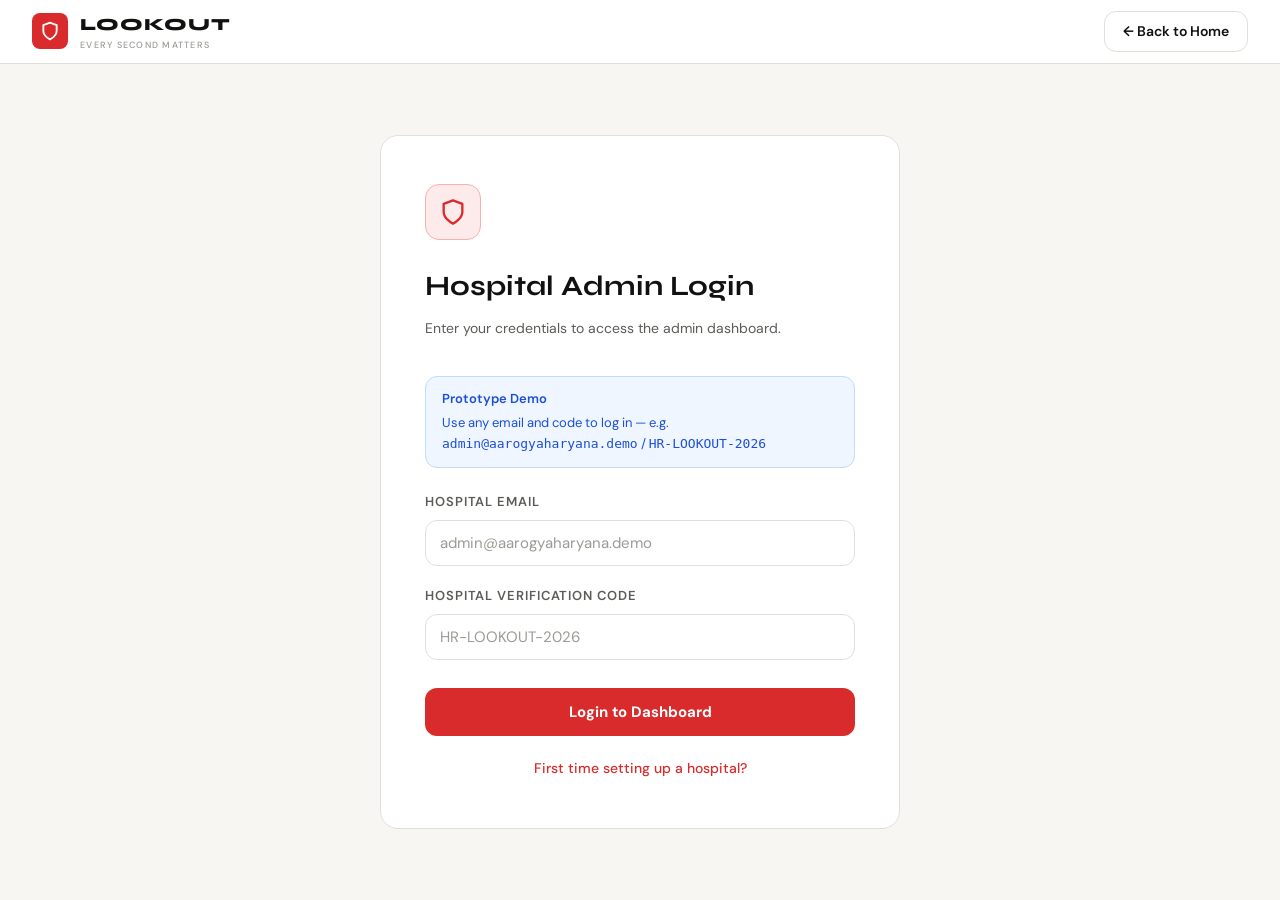
<file: admin-login.html>
<!DOCTYPE html>
<html lang="en">
<head>
  <meta charset="UTF-8"/>
  <meta name="viewport" content="width=device-width, initial-scale=1.0"/>
  <meta name="theme-color" content="#D92B2B"/>
  <link rel="manifest" href="manifest.json"/>
  <title>Admin Login – Lookout</title>
  <link rel="stylesheet" href="style.css"/>
  <style>
    main {
      display: flex;
      align-items: center;
      justify-content: center;
      min-height: calc(100vh - 64px);
      padding: 40px 24px;
    }

    .login-card {
      background: var(--surface);
      border: 1px solid var(--border);
      border-radius: var(--radius-lg);
      padding: 48px 44px;
      width: 100%;
      max-width: 520px;
      animation: fadeUp 0.4s ease both;
    }

    @keyframes fadeUp {
      from { opacity: 0; transform: translateY(16px); }
      to   { opacity: 1; transform: translateY(0); }
    }

    .login-icon {
      width: 56px;
      height: 56px;
      background: var(--red-light);
      border: 1px solid var(--red-mid);
      border-radius: 14px;
      display: flex;
      align-items: center;
      justify-content: center;
      margin-bottom: 24px;
    }

    .login-icon svg { width: 28px; height: 28px; color: var(--red); }

    h1 {
      font-family: var(--font-display);
      font-size: 28px;
      font-weight: 700;
      margin-bottom: 8px;
    }

    .sub {
      font-size: 14px;
      color: var(--text2);
      margin-bottom: 36px;
    }

    .divider {
      height: 1px;
      background: var(--border);
      margin: 28px 0;
    }

    .btn-full {
      width: 100%;
      padding: 14px;
      background: var(--red);
      color: white;
      font-family: var(--font-body);
      font-size: 15px;
      font-weight: 700;
      border: none;
      border-radius: var(--radius);
      cursor: pointer;
      transition: background 0.15s, transform 0.1s;
      margin-top: 8px;
    }
    .btn-full:hover { background: var(--red-dark); }
    .btn-full:active { transform: scale(0.98); }

    .link-row {
      text-align: center;
      margin-top: 20px;
    }
    .link-row a {
      color: var(--red);
      font-size: 14px;
      font-weight: 500;
      text-decoration: none;
    }
    .link-row a:hover { text-decoration: underline; }

    .demo-box {
      background: var(--blue-light);
      border: 1px solid #BFDBFE;
      border-radius: var(--radius);
      padding: 12px 16px;
      font-size: 13px;
      color: var(--blue);
      margin-bottom: 24px;
    }
    .demo-box strong { display: block; margin-bottom: 4px; font-weight: 600; }
  </style>
</head>
<body>

  <nav>
    <a class="logo-wrap" href="index.html">
      <div class="logo-mark">
        <svg viewBox="0 0 24 24" fill="none" stroke="currentColor" stroke-width="2.2" stroke-linecap="round" stroke-linejoin="round">
          <path d="M12 22s8-4 8-10V5l-8-3-8 3v7c0 6 8 10 8 10z"/>
        </svg>
      </div>
      <div class="logo-text">
        <span class="brand">LOOKOUT</span>
        <span class="tagline">Every Second Matters</span>
      </div>
    </a>
    <a class="btn-ghost" href="index.html">← Back to Home</a>
  </nav>

  <main>
    <div class="login-card">
      <div class="login-icon">
        <svg viewBox="0 0 24 24" fill="none" stroke="currentColor" stroke-width="2" stroke-linecap="round" stroke-linejoin="round">
          <path d="M12 22s8-4 8-10V5l-8-3-8 3v7c0 6 8 10 8 10z"/>
        </svg>
      </div>
      <h1>Hospital Admin Login</h1>
      <p class="sub">Enter your credentials to access the admin dashboard.</p>

      <div class="demo-box">
        <strong>Prototype Demo</strong>
        Use any email and code to log in — e.g. <code>admin@aarogyaharyana.demo</code> / <code>HR-LOOKOUT-2026</code>
      </div>

      <div class="form-group">
        <label for="email">Hospital Email</label>
        <input type="email" id="email" placeholder="admin@aarogyaharyana.demo"/>
      </div>

      <div class="form-group">
        <label for="code">Hospital Verification Code</label>
        <input type="text" id="code" placeholder="HR-LOOKOUT-2026"/>
      </div>

      <button class="btn-full" onclick="handleLogin()">Login to Dashboard</button>

      <div class="link-row">
        <a href="hospital-setup.html">First time setting up a hospital?</a>
      </div>
    </div>
  </main>

  <script>
    function handleLogin() {
      const email = document.getElementById('email').value.trim();
      const code = document.getElementById('code').value.trim();
      if (!email || !code) {
        alert('Please enter both your email and verification code.');
        return;
      }
      window.location.href = 'admin-dashboard.html';
    }
  </script>
  <script src="app.js"></script>
</body>
</html>
</file>
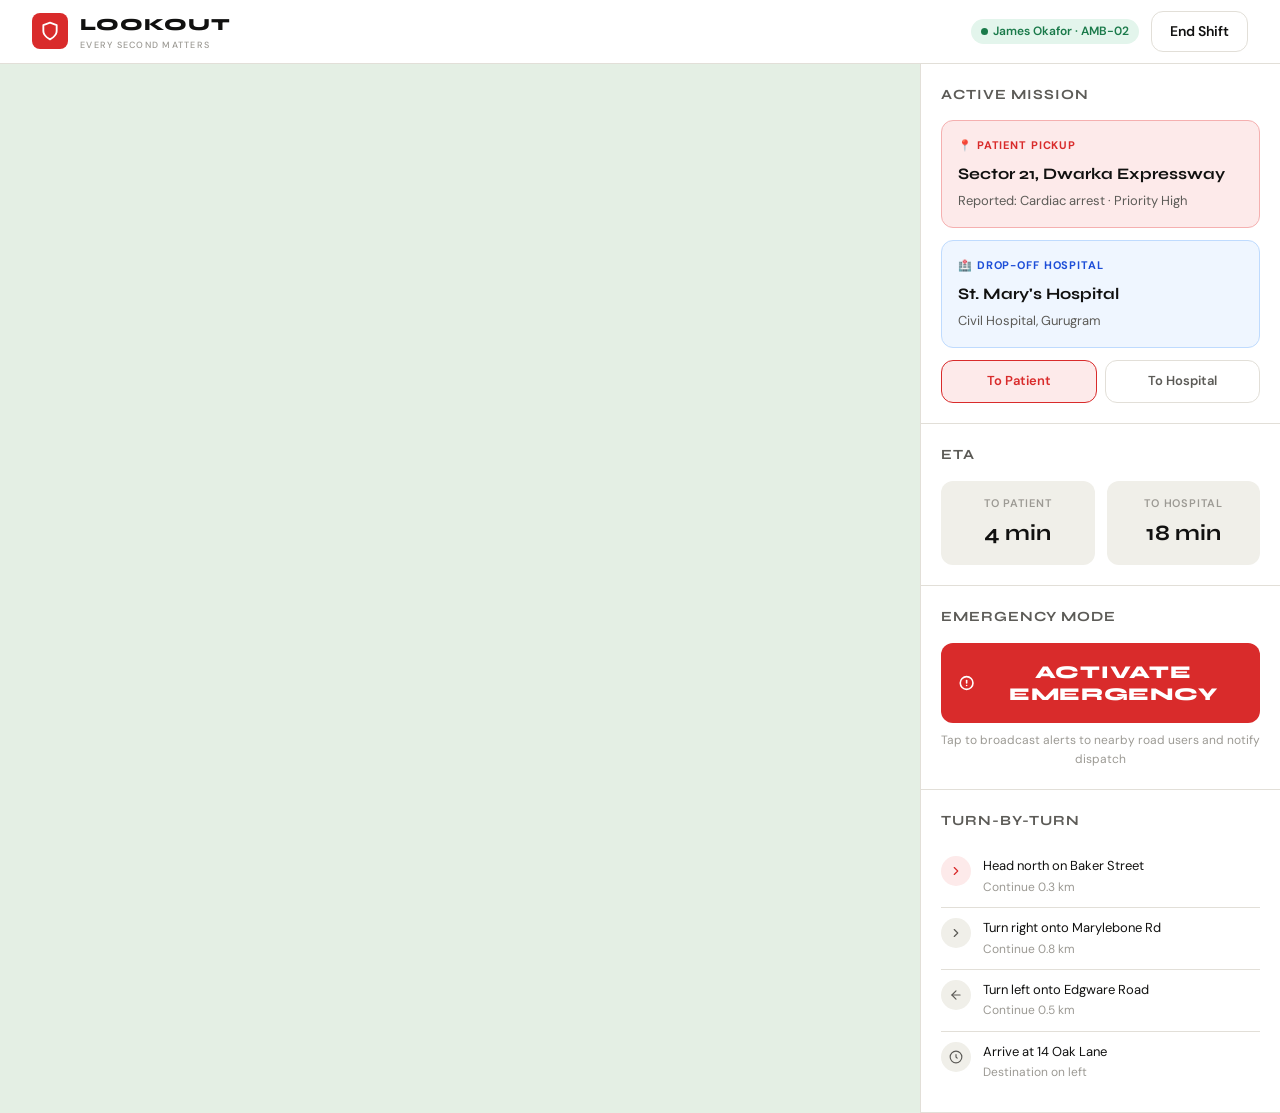
<file: driver-dashboard.html>
<!DOCTYPE html>
<html lang="en">
<head>
  <meta charset="UTF-8"/>
  <meta name="viewport" content="width=device-width, initial-scale=1.0"/>
  <meta name="theme-color" content="#D92B2B"/>
  <link rel="manifest" href="manifest.json"/>
  <title>Driver Console – Lookout</title>
  <link rel="stylesheet" href="style.css"/>
  <style>
    body { background: var(--bg); }

    .console-wrap {
      display: grid;
      grid-template-columns: 1fr 360px;
      min-height: calc(100vh - 64px);
    }

    /* MAP SIDE */
    .map-side {
      position: relative;
      background: #e4efe4;
    }

    .map-side iframe {
      width: 100%;
      height: 100%;
      min-height: calc(100vh - 64px);
      border: none;
      display: block;
    }

    /* EMERGENCY OVERLAY on map */
    .emergency-banner {
      position: absolute;
      top: 16px;
      left: 50%;
      transform: translateX(-50%);
      background: var(--red);
      color: white;
      font-family: var(--font-display);
      font-size: 14px;
      font-weight: 700;
      padding: 10px 22px;
      border-radius: 99px;
      display: none;
      align-items: center;
      gap: 8px;
      z-index: 10;
      animation: pulseBar 1.5s infinite;
      white-space: nowrap;
    }

    @keyframes pulseBar {
      0%,100% { box-shadow: 0 0 0 0 rgba(217,43,43,0.5); }
      50%      { box-shadow: 0 0 0 10px rgba(217,43,43,0); }
    }

    /* PANEL SIDE */
    .panel {
      background: var(--surface);
      border-left: 1px solid var(--border);
      display: flex;
      flex-direction: column;
      overflow-y: auto;
    }

    .panel-section {
      padding: 20px;
      border-bottom: 1px solid var(--border);
    }

    .panel-section h3 {
      font-family: var(--font-display);
      font-size: 14px;
      font-weight: 700;
      color: var(--text2);
      text-transform: uppercase;
      letter-spacing: 0.07em;
      margin-bottom: 14px;
    }

    /* MISSION INFO */
    .mission-card {
      background: var(--red-light);
      border: 1px solid var(--red-mid);
      border-radius: var(--radius);
      padding: 16px;
      margin-bottom: 12px;
    }

    .mission-card .mission-label {
      font-size: 11px;
      font-weight: 700;
      text-transform: uppercase;
      letter-spacing: 0.08em;
      color: var(--red);
      margin-bottom: 6px;
    }

    .mission-card .mission-addr {
      font-family: var(--font-display);
      font-size: 16px;
      font-weight: 700;
      color: var(--text);
      margin-bottom: 4px;
    }

    .mission-card .mission-detail {
      font-size: 13px;
      color: var(--text2);
    }

    /* EMERGENCY BUTTON */
    .emergency-btn {
      width: 100%;
      padding: 18px;
      background: var(--red);
      color: white;
      font-family: var(--font-display);
      font-size: 18px;
      font-weight: 800;
      letter-spacing: 0.04em;
      border: none;
      border-radius: var(--radius);
      cursor: pointer;
      transition: background 0.15s, transform 0.1s;
      display: flex;
      align-items: center;
      justify-content: center;
      gap: 10px;
    }

    .emergency-btn:active { transform: scale(0.97); }

    .emergency-btn.active {
      background: var(--green);
      animation: pulseBtn 1.5s infinite;
    }

    @keyframes pulseBtn {
      0%,100% { box-shadow: 0 0 0 0 rgba(26,122,74,0.4); }
      50%      { box-shadow: 0 0 0 8px rgba(26,122,74,0); }
    }

    .emergency-btn svg { width: 22px; height: 22px; }

    .emergency-sub {
      font-size: 12px;
      color: var(--text3);
      text-align: center;
      margin-top: 8px;
    }

    /* ROUTE STEPS */
    .route-step {
      display: flex;
      align-items: flex-start;
      gap: 12px;
      padding: 10px 0;
      border-bottom: 1px solid var(--border);
    }

    .route-step:last-child { border-bottom: none; }

    .step-icon {
      width: 30px;
      height: 30px;
      background: var(--surface2);
      border-radius: 50%;
      display: flex;
      align-items: center;
      justify-content: center;
      flex-shrink: 0;
    }

    .step-icon svg { width: 14px; height: 14px; color: var(--text2); }
    .step-icon.active-step { background: var(--red-light); }
    .step-icon.active-step svg { color: var(--red); }

    .step-text { font-size: 13px; color: var(--text); line-height: 1.5; }
    .step-dist { font-size: 12px; color: var(--text3); margin-top: 2px; }

    /* ETA DISPLAY */
    .eta-row {
      display: grid;
      grid-template-columns: 1fr 1fr;
      gap: 12px;
    }

    .eta-box {
      background: var(--surface2);
      border-radius: var(--radius);
      padding: 14px;
      text-align: center;
    }

    .eta-box .eta-label {
      font-size: 11px;
      font-weight: 600;
      text-transform: uppercase;
      letter-spacing: 0.08em;
      color: var(--text3);
      margin-bottom: 4px;
    }

    .eta-box .eta-value {
      font-family: var(--font-display);
      font-size: 22px;
      font-weight: 700;
      color: var(--text);
    }

    /* ALERTS SENT */
    .alert-sent {
      display: flex;
      align-items: center;
      gap: 10px;
      padding: 10px 14px;
      background: var(--amber-light);
      border: 1px solid #FCD34D;
      border-radius: var(--radius);
      font-size: 13px;
      color: var(--amber);
      font-weight: 500;
    }

    /* PHASE TOGGLE */
    .phase-row {
      display: flex;
      gap: 8px;
    }

    .phase-btn {
      flex: 1;
      padding: 10px 8px;
      font-size: 13px;
      font-weight: 600;
      border-radius: var(--radius);
      border: 1.5px solid var(--border);
      background: var(--surface);
      color: var(--text2);
      cursor: pointer;
      text-align: center;
      transition: all 0.15s;
    }

    .phase-btn.selected {
      background: var(--red-light);
      border-color: var(--red);
      color: var(--red);
    }

    @media (max-width: 768px) {
      .console-wrap { grid-template-columns: 1fr; }
      .map-side { height: 320px; }
      .map-side iframe { min-height: 320px; }
    }
  </style>
</head>
<body>

  <nav>
    <a class="logo-wrap" href="index.html">
      <div class="logo-mark">
        <svg viewBox="0 0 24 24" fill="none" stroke="currentColor" stroke-width="2.2" stroke-linecap="round" stroke-linejoin="round">
          <path d="M12 22s8-4 8-10V5l-8-3-8 3v7c0 6 8 10 8 10z"/>
        </svg>
      </div>
      <div class="logo-text">
        <span class="brand">LOOKOUT</span>
        <span class="tagline">Every Second Matters</span>
      </div>
    </a>
    <div class="nav-right">
      <span class="badge badge-green"><span class="dot dot-green"></span> James Okafor · AMB-02</span>
      <a class="btn-ghost" href="index.html">End Shift</a>
    </div>
  </nav>

  <div class="console-wrap">

    <!-- MAP -->
    <div class="map-side">
      <div class="emergency-banner" id="emergencyBanner">
        <svg width="16" height="16" viewBox="0 0 24 24" fill="none" stroke="currentColor" stroke-width="2.5" stroke-linecap="round" stroke-linejoin="round"><circle cx="12" cy="12" r="10"/><line x1="12" y1="8" x2="12" y2="12"/><line x1="12" y1="16" x2="12.01" y2="16"/></svg>
        EMERGENCY MODE ACTIVE — Road users being alerted
      </div>
      <iframe
        src="https://www.openstreetmap.org/export/embed.html?bbox=76.98%2C28.41%2C77.08%2C28.50&layer=mapnik"
        allowfullscreen
        loading="lazy"
      ></iframe>
    </div>

    <!-- PANEL -->
    <div class="panel">

      <!-- MISSION -->
      <div class="panel-section">
        <h3>Active Mission</h3>
        <div class="mission-card">
          <div class="mission-label">📍 Patient Pickup</div>
          <div class="mission-addr">Sector 21, Dwarka Expressway</div>
          <div class="mission-detail">Reported: Cardiac arrest · Priority High</div>
        </div>
        <div class="mission-card" style="background:var(--blue-light);border-color:#BFDBFE;">
          <div class="mission-label" style="color:var(--blue);">🏥 Drop-off Hospital</div>
          <div class="mission-addr">St. Mary's Hospital</div>
          <div class="mission-detail">Civil Hospital, Gurugram</div>
        </div>

        <div class="phase-row">
          <div class="phase-btn selected" onclick="setPhase(this,'pickup')">To Patient</div>
          <div class="phase-btn" onclick="setPhase(this,'hospital')">To Hospital</div>
        </div>
      </div>

      <!-- ETA -->
      <div class="panel-section">
        <h3>ETA</h3>
        <div class="eta-row">
          <div class="eta-box">
            <div class="eta-label">To Patient</div>
            <div class="eta-value" id="etaPatient">4 min</div>
          </div>
          <div class="eta-box">
            <div class="eta-label">To Hospital</div>
            <div class="eta-value" id="etaHospital">18 min</div>
          </div>
        </div>
      </div>

      <!-- EMERGENCY MODE -->
      <div class="panel-section">
        <h3>Emergency Mode</h3>
        <button class="emergency-btn" id="emergencyBtn" onclick="toggleEmergency()">
          <svg viewBox="0 0 24 24" fill="none" stroke="currentColor" stroke-width="2.5" stroke-linecap="round" stroke-linejoin="round"><circle cx="12" cy="12" r="10"/><line x1="12" y1="8" x2="12" y2="12"/><line x1="12" y1="16" x2="12.01" y2="16"/></svg>
          <span id="emergencyLabel">ACTIVATE EMERGENCY</span>
        </button>
        <p class="emergency-sub" id="emergencySub">Tap to broadcast alerts to nearby road users and notify dispatch</p>

        <div class="alert-sent" id="alertSent" style="display:none;margin-top:14px;">
          <svg width="15" height="15" viewBox="0 0 24 24" fill="none" stroke="currentColor" stroke-width="2" stroke-linecap="round" stroke-linejoin="round"><path d="M22 16.92v3a2 2 0 01-2.18 2 19.79 19.79 0 01-8.63-3.07A19.5 19.5 0 013.07 8.63 19.79 19.79 0 01.0 .0 2 2 0 012 0h3a2 2 0 012 1.72c.127.96.361 1.903.7 2.81a2 2 0 01-.45 2.11L6.91 7.91a16 16 0 006.72 6.72l1.28-1.29a2 2 0 012.11-.45c.907.339 1.85.573 2.81.7A2 2 0 0122 15z"/></svg>
          <span id="alertCount">0</span> road users alerted on your route
        </div>
      </div>

      <!-- TURN-BY-TURN -->
      <div class="panel-section" style="flex:1;">
        <h3>Turn-by-Turn</h3>

        <div class="route-step">
          <div class="step-icon active-step">
            <svg viewBox="0 0 24 24" fill="none" stroke="currentColor" stroke-width="2" stroke-linecap="round" stroke-linejoin="round"><polyline points="9 18 15 12 9 6"/></svg>
          </div>
          <div>
            <div class="step-text">Head north on Baker Street</div>
            <div class="step-dist">Continue 0.3 km</div>
          </div>
        </div>

        <div class="route-step">
          <div class="step-icon">
            <svg viewBox="0 0 24 24" fill="none" stroke="currentColor" stroke-width="2" stroke-linecap="round" stroke-linejoin="round"><polyline points="9 18 15 12 9 6"/></svg>
          </div>
          <div>
            <div class="step-text">Turn right onto Marylebone Rd</div>
            <div class="step-dist">Continue 0.8 km</div>
          </div>
        </div>

        <div class="route-step">
          <div class="step-icon">
            <svg viewBox="0 0 24 24" fill="none" stroke="currentColor" stroke-width="2" stroke-linecap="round" stroke-linejoin="round"><line x1="19" y1="12" x2="5" y2="12"/><polyline points="12 19 5 12 12 5"/></svg>
          </div>
          <div>
            <div class="step-text">Turn left onto Edgware Road</div>
            <div class="step-dist">Continue 0.5 km</div>
          </div>
        </div>

        <div class="route-step">
          <div class="step-icon">
            <svg viewBox="0 0 24 24" fill="none" stroke="currentColor" stroke-width="2" stroke-linecap="round" stroke-linejoin="round"><circle cx="12" cy="12" r="10"/><polyline points="12 8 12 12 14 14"/></svg>
          </div>
          <div>
            <div class="step-text">Arrive at 14 Oak Lane</div>
            <div class="step-dist">Destination on left</div>
          </div>
        </div>
      </div>

    </div>
  </div>

  <script>
    let emergencyActive = false;
    let alertInterval = null;
    let alertCount = 0;

    function toggleEmergency() {
      emergencyActive = !emergencyActive;
      const btn = document.getElementById('emergencyBtn');
      const label = document.getElementById('emergencyLabel');
      const sub = document.getElementById('emergencySub');
      const banner = document.getElementById('emergencyBanner');
      const alertBox = document.getElementById('alertSent');
      const alertCountEl = document.getElementById('alertCount');

      if (emergencyActive) {
        btn.classList.add('active');
        label.textContent = 'EMERGENCY ACTIVE';
        sub.textContent = 'Deactivate when you have arrived or mission is complete';
        banner.style.display = 'flex';
        alertBox.style.display = 'flex';
        alertCount = 12;
        alertCountEl.textContent = alertCount;

        alertInterval = setInterval(() => {
          if (Math.random() > 0.5) {
            alertCount += Math.floor(Math.random() * 3) + 1;
            alertCountEl.textContent = alertCount;
          }
        }, 3000);
      } else {
        btn.classList.remove('active');
        label.textContent = 'ACTIVATE EMERGENCY';
        sub.textContent = 'Tap to broadcast alerts to nearby road users and notify dispatch';
        banner.style.display = 'none';
        alertBox.style.display = 'none';
        clearInterval(alertInterval);
        alertCount = 0;
      }
    }

    function setPhase(el, phase) {
      document.querySelectorAll('.phase-btn').forEach(b => b.classList.remove('selected'));
      el.classList.add('selected');
    }
  </script>
  <script src="app.js"></script>
</body>
</html>
</file>
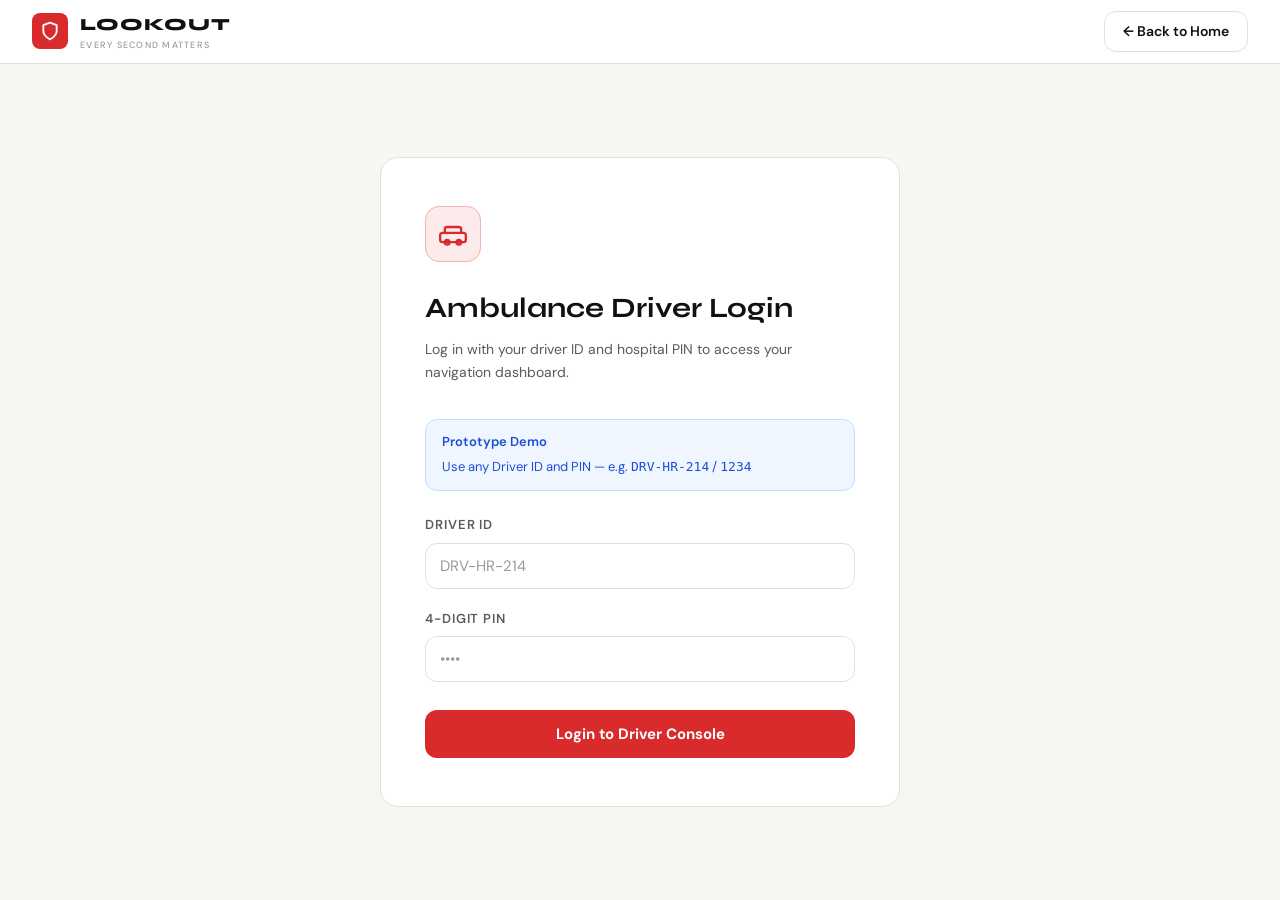
<file: driver-login.html>
<!DOCTYPE html>
<html lang="en">
<head>
  <meta charset="UTF-8"/>
  <meta name="viewport" content="width=device-width, initial-scale=1.0"/>
  <meta name="theme-color" content="#D92B2B"/>
  <link rel="manifest" href="manifest.json"/>
  <title>Driver Login – Lookout</title>
  <link rel="stylesheet" href="style.css"/>
  <style>
    main {
      display: flex;
      align-items: center;
      justify-content: center;
      min-height: calc(100vh - 64px);
      padding: 40px 24px;
    }

    .login-card {
      background: var(--surface);
      border: 1px solid var(--border);
      border-radius: var(--radius-lg);
      padding: 48px 44px;
      width: 100%;
      max-width: 520px;
      animation: fadeUp 0.4s ease both;
    }

    @keyframes fadeUp {
      from { opacity: 0; transform: translateY(16px); }
      to   { opacity: 1; transform: translateY(0); }
    }

    .login-icon {
      width: 56px;
      height: 56px;
      background: var(--red-light);
      border: 1px solid var(--red-mid);
      border-radius: 14px;
      display: flex;
      align-items: center;
      justify-content: center;
      margin-bottom: 24px;
    }

    .login-icon svg { width: 28px; height: 28px; color: var(--red); }

    h1 {
      font-family: var(--font-display);
      font-size: 28px;
      font-weight: 700;
      margin-bottom: 8px;
    }

    .sub {
      font-size: 14px;
      color: var(--text2);
      margin-bottom: 36px;
    }

    .btn-full {
      width: 100%;
      padding: 14px;
      background: var(--red);
      color: white;
      font-family: var(--font-body);
      font-size: 15px;
      font-weight: 700;
      border: none;
      border-radius: var(--radius);
      cursor: pointer;
      transition: background 0.15s, transform 0.1s;
      margin-top: 8px;
    }
    .btn-full:hover { background: var(--red-dark); }
    .btn-full:active { transform: scale(0.98); }

    .demo-box {
      background: var(--blue-light);
      border: 1px solid #BFDBFE;
      border-radius: var(--radius);
      padding: 12px 16px;
      font-size: 13px;
      color: var(--blue);
      margin-bottom: 24px;
    }
    .demo-box strong { display: block; margin-bottom: 4px; font-weight: 600; }
  </style>
</head>
<body>

  <nav>
    <a class="logo-wrap" href="index.html">
      <div class="logo-mark">
        <svg viewBox="0 0 24 24" fill="none" stroke="currentColor" stroke-width="2.2" stroke-linecap="round" stroke-linejoin="round">
          <path d="M12 22s8-4 8-10V5l-8-3-8 3v7c0 6 8 10 8 10z"/>
        </svg>
      </div>
      <div class="logo-text">
        <span class="brand">LOOKOUT</span>
        <span class="tagline">Every Second Matters</span>
      </div>
    </a>
    <a class="btn-ghost" href="index.html">← Back to Home</a>
  </nav>

  <main>
    <div class="login-card">
      <div class="login-icon">
        <svg viewBox="0 0 24 24" fill="none" stroke="currentColor" stroke-width="2" stroke-linecap="round" stroke-linejoin="round">
          <rect x="1" y="11" width="22" height="8" rx="2"/>
          <path d="M5 11V8a2 2 0 012-2h10a2 2 0 012 2v3"/>
          <circle cx="7" cy="19" r="2"/><circle cx="17" cy="19" r="2"/>
        </svg>
      </div>
      <h1>Ambulance Driver Login</h1>
      <p class="sub">Log in with your driver ID and hospital PIN to access your navigation dashboard.</p>

      <div class="demo-box">
        <strong>Prototype Demo</strong>
        Use any Driver ID and PIN — e.g. <code>DRV-HR-214</code> / <code>1234</code>
      </div>

      <div class="form-group">
        <label for="driverid">Driver ID</label>
        <input type="text" id="driverid" placeholder="DRV-HR-214"/>
      </div>

      <div class="form-group">
        <label for="pin">4-Digit PIN</label>
        <input type="password" id="pin" placeholder="••••" maxlength="4"/>
      </div>

      <button class="btn-full" onclick="handleLogin()">Login to Driver Console</button>
    </div>
  </main>

  <script>
    function handleLogin() {
      const id = document.getElementById('driverid').value.trim();
      const pin = document.getElementById('pin').value.trim();
      if (!id || !pin) {
        alert('Please enter your Driver ID and PIN.');
        return;
      }
      window.location.href = 'driver-dashboard.html';
    }
  </script>
  <script src="app.js"></script>
</body>
</html>
</file>
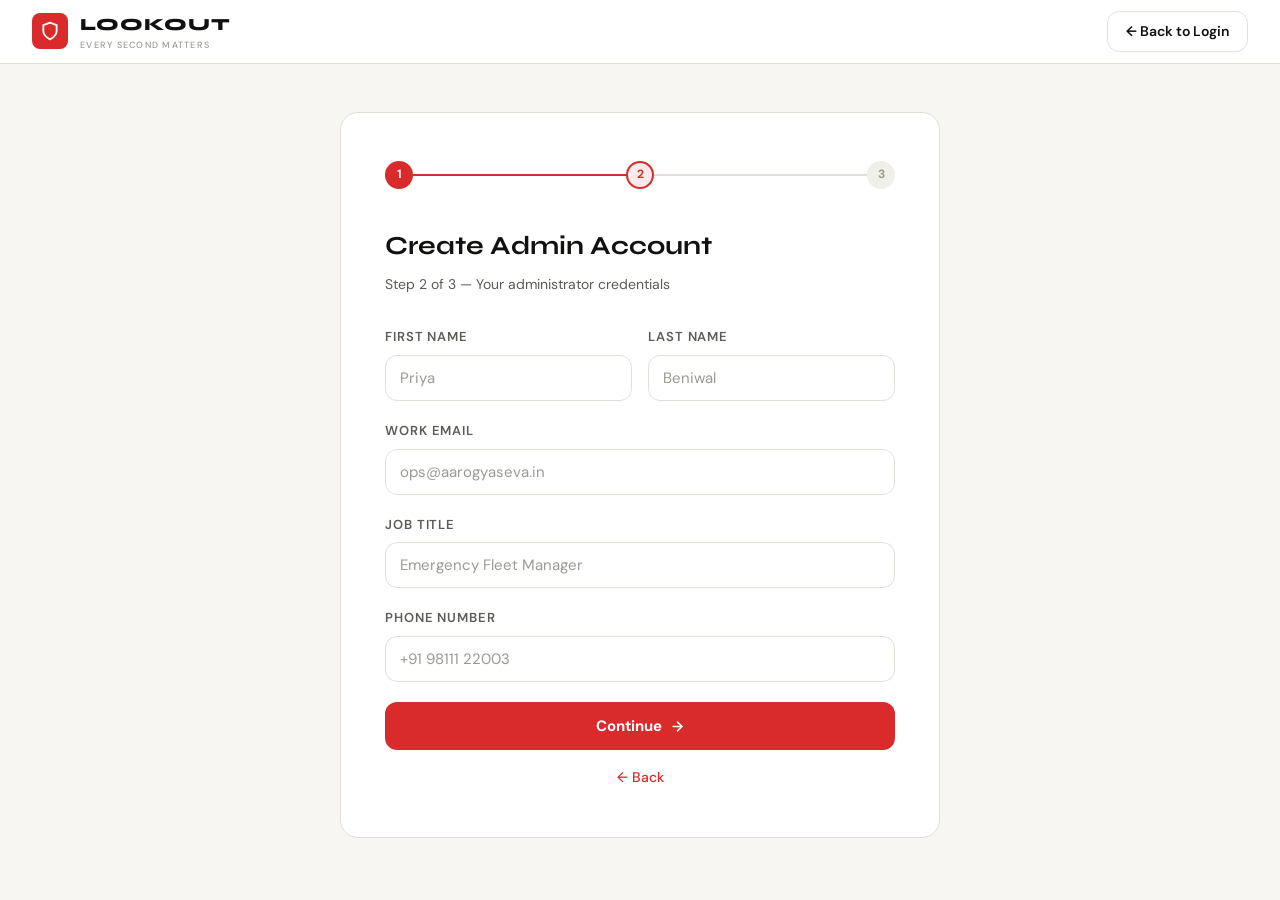
<file: hospital-setup.html>
<!DOCTYPE html>
<html lang="en">
<head>
  <meta charset="UTF-8"/>
  <meta name="viewport" content="width=device-width, initial-scale=1.0"/>
  <meta name="theme-color" content="#D92B2B"/>
  <link rel="manifest" href="manifest.json"/>
  <title>Hospital Setup – Lookout</title>
  <link rel="stylesheet" href="style.css"/>
  <style>
    main {
      display: flex;
      align-items: flex-start;
      justify-content: center;
      min-height: calc(100vh - 64px);
      padding: 48px 24px;
    }

    .setup-card {
      background: var(--surface);
      border: 1px solid var(--border);
      border-radius: var(--radius-lg);
      padding: 48px 44px;
      width: 100%;
      max-width: 600px;
      animation: fadeUp 0.4s ease both;
    }

    @keyframes fadeUp {
      from { opacity: 0; transform: translateY(16px); }
      to   { opacity: 1; transform: translateY(0); }
    }

    .step-indicator {
      display: flex;
      align-items: center;
      gap: 0;
      margin-bottom: 36px;
    }

    .step-dot {
      width: 28px; height: 28px;
      border-radius: 50%;
      display: flex;
      align-items: center;
      justify-content: center;
      font-size: 12px;
      font-weight: 700;
      flex-shrink: 0;
    }

    .step-dot.done { background: var(--red); color: white; }
    .step-dot.current { background: var(--red-light); color: var(--red); border: 2px solid var(--red); }
    .step-dot.todo { background: var(--surface2); color: var(--text3); }

    .step-line {
      flex: 1;
      height: 2px;
      background: var(--border);
    }

    .step-line.done { background: var(--red); }

    h1 {
      font-family: var(--font-display);
      font-size: 26px;
      font-weight: 700;
      margin-bottom: 6px;
    }

    .sub {
      font-size: 14px;
      color: var(--text2);
      margin-bottom: 32px;
    }

    .row-2 {
      display: grid;
      grid-template-columns: 1fr 1fr;
      gap: 16px;
    }

    .divider {
      height: 1px;
      background: var(--border);
      margin: 28px 0;
    }

    .btn-full {
      width: 100%;
      padding: 14px;
      background: var(--red);
      color: white;
      font-family: var(--font-body);
      font-size: 15px;
      font-weight: 700;
      border: none;
      border-radius: var(--radius);
      cursor: pointer;
      transition: background 0.15s, transform 0.1s;
      display: flex;
      align-items: center;
      justify-content: center;
      gap: 8px;
    }
    .btn-full:hover { background: var(--red-dark); }
    .btn-full:active { transform: scale(0.98); }

    .link-row {
      text-align: center;
      margin-top: 16px;
      font-size: 14px;
      color: var(--text2);
    }
    .link-row a { color: var(--red); text-decoration: none; font-weight: 500; }
    .link-row a:hover { text-decoration: underline; }

    .section-title {
      font-family: var(--font-display);
      font-size: 15px;
      font-weight: 700;
      color: var(--text);
      margin-bottom: 16px;
      display: flex;
      align-items: center;
      gap: 8px;
    }

    /* Steps: show only current */
    .step-content { display: none; }
    .step-content.active { display: block; }

    .success-screen {
      text-align: center;
      padding: 20px 0;
    }

    .success-icon {
      width: 72px;
      height: 72px;
      background: var(--green-light);
      border: 2px solid #86EFAC;
      border-radius: 50%;
      display: flex;
      align-items: center;
      justify-content: center;
      margin: 0 auto 20px;
    }

    .success-icon svg { width: 36px; height: 36px; color: var(--green); }
  </style>
</head>
<body>

  <nav>
    <a class="logo-wrap" href="index.html">
      <div class="logo-mark">
        <svg viewBox="0 0 24 24" fill="none" stroke="currentColor" stroke-width="2.2" stroke-linecap="round" stroke-linejoin="round">
          <path d="M12 22s8-4 8-10V5l-8-3-8 3v7c0 6 8 10 8 10z"/>
        </svg>
      </div>
      <div class="logo-text">
        <span class="brand">LOOKOUT</span>
        <span class="tagline">Every Second Matters</span>
      </div>
    </a>
    <a class="btn-ghost" href="admin-login.html">← Back to Login</a>
  </nav>

  <main>
    <div class="setup-card">

      <!-- STEP INDICATOR -->
      <div class="step-indicator" id="stepIndicator">
        <div class="step-dot done" id="dot1">1</div>
        <div class="step-line done" id="line1"></div>
        <div class="step-dot current" id="dot2">2</div>
        <div class="step-line" id="line2"></div>
        <div class="step-dot todo" id="dot3">3</div>
      </div>

      <!-- STEP 1: Hospital Info -->
      <div class="step-content" id="step1">
        <h1>Register Your Hospital</h1>
        <p class="sub">Step 1 of 3 — Hospital details</p>

        <div class="form-group">
          <label>Hospital Name</label>
          <input type="text" placeholder="e.g. Arogya Seva Hospital"/>
        </div>

        <div class="row-2">
          <div class="form-group">
            <label>City</label>
            <input type="text" placeholder="Gurugram"/>
          </div>
          <div class="form-group">
            <label>Postcode</label>
            <input type="text" placeholder="122001"/>
          </div>
        </div>

        <div class="form-group">
          <label>Full Address</label>
          <input type="text" placeholder="Sector 44, NH-48 Service Lane"/>
        </div>

        <div class="form-group">
          <label>Hospital Type</label>
          <select>
            <option>General Hospital</option>
            <option>Emergency Trauma Centre</option>
            <option>Specialist Hospital</option>
            <option>Community Hospital</option>
          </select>
        </div>

        <button class="btn-full" onclick="goStep(2)">
          Continue
          <svg width="15" height="15" viewBox="0 0 24 24" fill="none" stroke="currentColor" stroke-width="2.5" stroke-linecap="round" stroke-linejoin="round"><line x1="5" y1="12" x2="19" y2="12"/><polyline points="12 5 19 12 12 19"/></svg>
        </button>
      </div>

      <!-- STEP 2: Admin Account -->
      <div class="step-content active" id="step2">
        <h1>Create Admin Account</h1>
        <p class="sub">Step 2 of 3 — Your administrator credentials</p>

        <div class="row-2">
          <div class="form-group">
            <label>First Name</label>
            <input type="text" placeholder="Priya"/>
          </div>
          <div class="form-group">
            <label>Last Name</label>
            <input type="text" placeholder="Beniwal"/>
          </div>
        </div>

        <div class="form-group">
          <label>Work Email</label>
          <input type="email" placeholder="ops@aarogyaseva.in"/>
        </div>

        <div class="form-group">
          <label>Job Title</label>
          <input type="text" placeholder="Emergency Fleet Manager"/>
        </div>

        <div class="form-group">
          <label>Phone Number</label>
          <input type="tel" placeholder="+91 98111 22003"/>
        </div>

        <button class="btn-full" onclick="goStep(3)">
          Continue
          <svg width="15" height="15" viewBox="0 0 24 24" fill="none" stroke="currentColor" stroke-width="2.5" stroke-linecap="round" stroke-linejoin="round"><line x1="5" y1="12" x2="19" y2="12"/><polyline points="12 5 19 12 12 19"/></svg>
        </button>

        <div class="link-row"><a href="#" onclick="goStep(1)">← Back</a></div>
      </div>

      <!-- STEP 3: Fleet Setup -->
      <div class="step-content" id="step3">
        <h1>Fleet Setup</h1>
        <p class="sub">Step 3 of 3 — Add your initial ambulance units</p>

        <div class="form-group">
          <label>Number of Ambulances</label>
          <select>
            <option>1–3 ambulances</option>
            <option>4–8 ambulances</option>
            <option>9–15 ambulances</option>
            <option>16+ ambulances</option>
          </select>
        </div>

        <div class="form-group">
          <label>Base Station Location</label>
          <input type="text" placeholder="Hospital main entrance coordinates or address"/>
        </div>

        <div class="form-group">
          <label>Coverage Area (radius)</label>
          <select>
            <option>5 km radius</option>
            <option>10 km radius</option>
            <option>20 km radius</option>
            <option>Custom</option>
          </select>
        </div>

        <div class="divider"></div>

        <div class="section-title">
          <svg width="16" height="16" viewBox="0 0 24 24" fill="none" stroke="currentColor" stroke-width="2" stroke-linecap="round" stroke-linejoin="round"><circle cx="12" cy="12" r="10"/><line x1="12" y1="8" x2="12" y2="12"/><line x1="12" y1="16" x2="12.01" y2="16"/></svg>
          Alert Preferences
        </div>

        <div class="form-group">
          <label>Road Alert Radius</label>
          <select>
            <option>500 m ahead of ambulance</option>
            <option>1 km ahead of ambulance</option>
            <option>2 km ahead of ambulance</option>
          </select>
        </div>

        <button class="btn-full" onclick="goStep(4)">
          Complete Setup
          <svg width="15" height="15" viewBox="0 0 24 24" fill="none" stroke="currentColor" stroke-width="2.5" stroke-linecap="round" stroke-linejoin="round"><polyline points="20 6 9 17 4 12"/></svg>
        </button>

        <div class="link-row"><a href="#" onclick="goStep(2)">← Back</a></div>
      </div>

      <!-- STEP 4: Success -->
      <div class="step-content" id="step4">
        <div class="success-screen">
          <div class="success-icon">
            <svg viewBox="0 0 24 24" fill="none" stroke="currentColor" stroke-width="2.5" stroke-linecap="round" stroke-linejoin="round"><polyline points="20 6 9 17 4 12"/></svg>
          </div>
          <h1 style="margin-bottom:10px;">Hospital Registered!</h1>
          <p class="sub" style="margin-bottom:28px;">Your hospital is now on Lookout. Your verification code has been sent to your work email. You can now log in and start managing your fleet.</p>
          <a class="btn-full" href="admin-login.html" style="text-decoration:none;display:flex;">
            Go to Admin Login
            <svg width="15" height="15" viewBox="0 0 24 24" fill="none" stroke="currentColor" stroke-width="2.5" stroke-linecap="round" stroke-linejoin="round"><line x1="5" y1="12" x2="19" y2="12"/><polyline points="12 5 19 12 12 19"/></svg>
          </a>
        </div>
      </div>

    </div>
  </main>

  <script>
    function goStep(n) {
      // Hide all steps
      document.querySelectorAll('.step-content').forEach(s => s.classList.remove('active'));
      document.getElementById('step' + n).classList.add('active');

      // Update indicator (only steps 1-3)
      if (n <= 3) {
        for (let i = 1; i <= 3; i++) {
          const dot = document.getElementById('dot' + i);
          dot.className = 'step-dot ' + (i < n ? 'done' : i === n ? 'current' : 'todo');
        }
        for (let i = 1; i <= 2; i++) {
          const line = document.getElementById('line' + i);
          line.className = 'step-line ' + (i < n ? 'done' : '');
        }
        document.getElementById('stepIndicator').style.display = 'flex';
      } else {
        document.getElementById('stepIndicator').style.display = 'none';
      }
    }
  </script>
  <script src="app.js"></script>
</body>
</html>
</file>
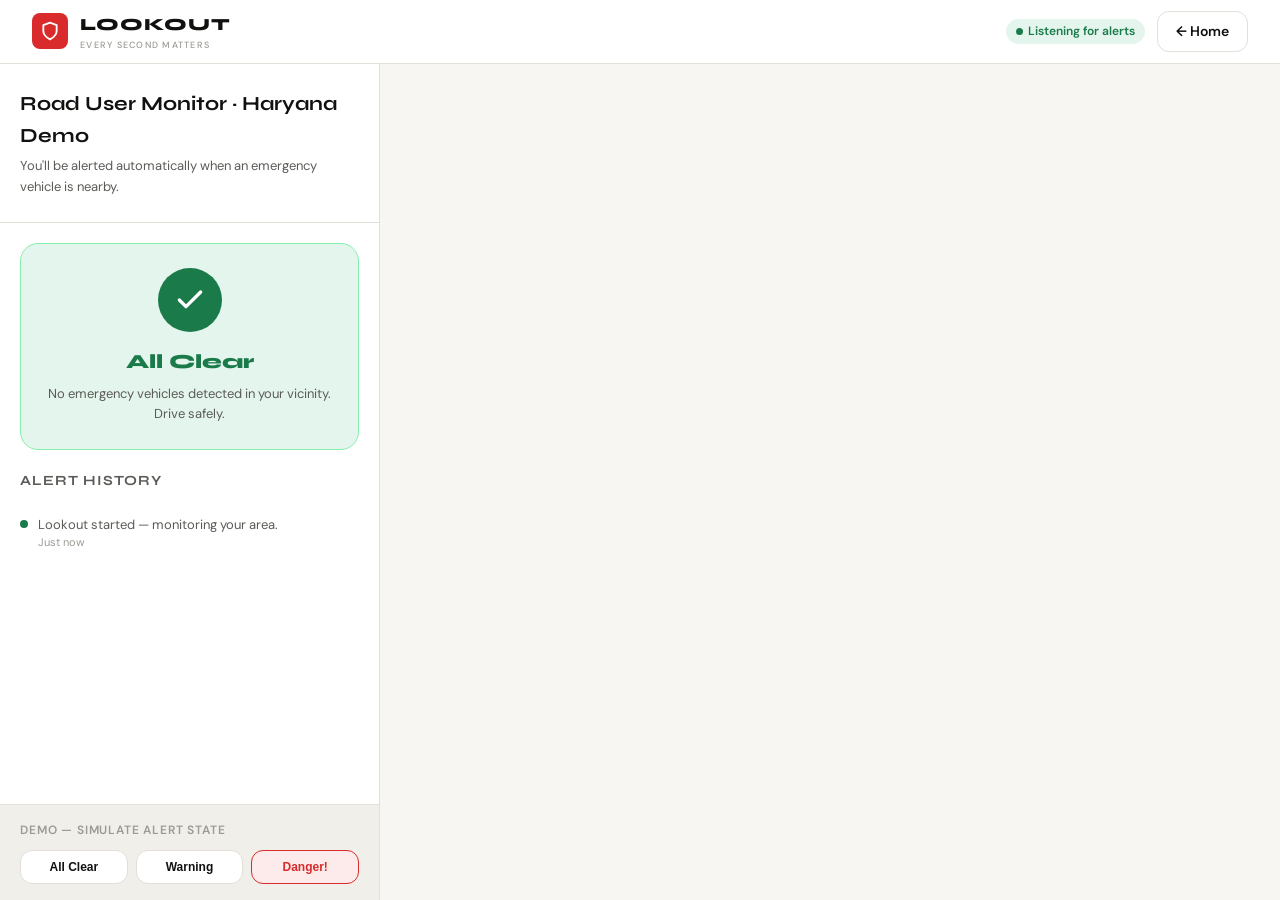
<file: road-user.html>
<!DOCTYPE html>
<html lang="en">
<head>
  <meta charset="UTF-8"/>
  <meta name="viewport" content="width=device-width, initial-scale=1.0"/>
  <meta name="theme-color" content="#D92B2B"/>
  <link rel="manifest" href="manifest.json"/>
  <title>Road User – Lookout</title>
  <link rel="stylesheet" href="style.css"/>
  <style>
    body { background: var(--bg); }

    .page-wrap {
      display: grid;
      grid-template-columns: 380px 1fr;
      min-height: calc(100vh - 64px);
    }

    /* ALERT PANEL */
    .alert-panel {
      background: var(--surface);
      border-right: 1px solid var(--border);
      display: flex;
      flex-direction: column;
      overflow-y: auto;
    }

    .panel-top {
      padding: 24px 20px;
      border-bottom: 1px solid var(--border);
    }

    .panel-top h2 {
      font-family: var(--font-display);
      font-size: 20px;
      font-weight: 700;
      margin-bottom: 4px;
    }

    .panel-top p {
      font-size: 13px;
      color: var(--text2);
    }

    /* STATUS CARD */
    .status-card {
      margin: 20px;
      border-radius: var(--radius-lg);
      padding: 24px;
      text-align: center;
      transition: all 0.3s;
    }

    .status-card.clear {
      background: var(--green-light);
      border: 1px solid #86EFAC;
    }

    .status-card.warning {
      background: var(--amber-light);
      border: 1px solid #FCD34D;
      animation: alertPulse 1.5s infinite;
    }

    .status-card.danger {
      background: var(--red-light);
      border: 1px solid var(--red-mid);
      animation: alertPulse 0.8s infinite;
    }

    @keyframes alertPulse {
      0%,100% { transform: scale(1); }
      50%      { transform: scale(1.01); }
    }

    .status-icon {
      width: 64px;
      height: 64px;
      border-radius: 50%;
      display: flex;
      align-items: center;
      justify-content: center;
      margin: 0 auto 14px;
    }

    .status-icon svg { width: 32px; height: 32px; }

    .status-icon.clear-icon { background: var(--green); }
    .status-icon.warning-icon { background: var(--amber); }
    .status-icon.danger-icon { background: var(--red); animation: iconPulse 0.8s infinite; }

    @keyframes iconPulse {
      0%,100% { box-shadow: 0 0 0 0 rgba(217,43,43,0.5); }
      50%      { box-shadow: 0 0 0 14px rgba(217,43,43,0); }
    }

    .status-title {
      font-family: var(--font-display);
      font-size: 20px;
      font-weight: 800;
      margin-bottom: 6px;
    }

    .status-desc {
      font-size: 13px;
      color: var(--text2);
      line-height: 1.6;
    }

    .status-card.clear  .status-title { color: var(--green); }
    .status-card.warning .status-title { color: var(--amber); }
    .status-card.danger  .status-title { color: var(--red); }

    /* APPROACH INFO */
    .approach-info {
      margin: 0 20px 20px;
      background: var(--surface2);
      border-radius: var(--radius);
      padding: 16px;
      display: none;
    }

    .approach-info.visible { display: block; }

    .approach-row {
      display: flex;
      justify-content: space-between;
      align-items: center;
      padding: 8px 0;
      border-bottom: 1px solid var(--border);
      font-size: 14px;
    }
    .approach-row:last-child { border-bottom: none; }
    .approach-row .lbl { color: var(--text2); font-weight: 500; }
    .approach-row .val { font-weight: 700; color: var(--text); }

    /* DIRECTION INDICATOR */
    .direction-wrap {
      margin: 0 20px 20px;
      text-align: center;
    }

    .direction-compass {
      width: 120px;
      height: 120px;
      border-radius: 50%;
      border: 3px solid var(--border);
      background: var(--surface2);
      margin: 0 auto 12px;
      position: relative;
      display: flex;
      align-items: center;
      justify-content: center;
    }

    .compass-arrow {
      transition: transform 0.5s ease;
    }

    .direction-label {
      font-size: 13px;
      color: var(--text2);
    }

    /* NOTIFICATION HISTORY */
    .notif-section {
      padding: 0 20px 20px;
      flex: 1;
    }

    .notif-section h3 {
      font-family: var(--font-display);
      font-size: 14px;
      font-weight: 700;
      color: var(--text2);
      text-transform: uppercase;
      letter-spacing: 0.07em;
      margin-bottom: 12px;
    }

    .notif-item {
      display: flex;
      align-items: flex-start;
      gap: 10px;
      padding: 10px 0;
      border-bottom: 1px solid var(--border);
    }
    .notif-item:last-child { border-bottom: none; }

    .notif-dot {
      width: 8px; height: 8px;
      border-radius: 50%;
      margin-top: 5px;
      flex-shrink: 0;
    }

    .notif-text { font-size: 13px; color: var(--text2); line-height: 1.5; }
    .notif-text strong { color: var(--text); }
    .notif-time { font-size: 11px; color: var(--text3); }

    /* DEMO CONTROLS */
    .demo-controls {
      padding: 16px 20px;
      border-top: 1px solid var(--border);
      background: var(--surface2);
    }

    .demo-controls p {
      font-size: 12px;
      font-weight: 600;
      text-transform: uppercase;
      letter-spacing: 0.07em;
      color: var(--text3);
      margin-bottom: 10px;
    }

    .demo-btns {
      display: flex;
      gap: 8px;
    }

    .demo-btn {
      flex: 1;
      padding: 9px 8px;
      font-size: 12px;
      font-weight: 600;
      border-radius: var(--radius);
      border: 1.5px solid var(--border);
      background: var(--surface);
      color: var(--text);
      cursor: pointer;
      text-align: center;
      transition: all 0.15s;
    }

    .demo-btn:hover { background: var(--surface2); }
    .demo-btn.active-demo { background: var(--red-light); border-color: var(--red); color: var(--red); }

    /* MAP */
    .map-side { position: relative; }
    .map-side iframe { width: 100%; height: 100%; min-height: calc(100vh - 64px); border: none; display: block; }

    @media (max-width: 768px) {
      .page-wrap { grid-template-columns: 1fr; }
      .map-side { height: 300px; }
      .map-side iframe { min-height: 300px; }
    }
  </style>
</head>
<body>

  <nav>
    <a class="logo-wrap" href="index.html">
      <div class="logo-mark">
        <svg viewBox="0 0 24 24" fill="none" stroke="currentColor" stroke-width="2.2" stroke-linecap="round" stroke-linejoin="round">
          <path d="M12 22s8-4 8-10V5l-8-3-8 3v7c0 6 8 10 8 10z"/>
        </svg>
      </div>
      <div class="logo-text">
        <span class="brand">LOOKOUT</span>
        <span class="tagline">Every Second Matters</span>
      </div>
    </a>
    <div class="nav-right">
      <span class="badge badge-green" id="listeningBadge"><span class="dot dot-green"></span> Listening for alerts</span>
      <a class="btn-ghost" href="index.html">← Home</a>
    </div>
  </nav>

  <div class="page-wrap">

    <!-- ALERT PANEL -->
    <aside class="alert-panel">

      <div class="panel-top">
        <h2>Road User Monitor · Haryana Demo</h2>
        <p id="profileLine">You'll be alerted automatically when an emergency vehicle is nearby.</p>
      </div>

      <!-- STATUS -->
      <div class="status-card clear" id="statusCard">
        <div class="status-icon clear-icon" id="statusIcon">
          <svg viewBox="0 0 24 24" fill="none" stroke="white" stroke-width="2.5" stroke-linecap="round" stroke-linejoin="round">
            <polyline points="20 6 9 17 4 12"/>
          </svg>
        </div>
        <div class="status-title" id="statusTitle">All Clear</div>
        <div class="status-desc" id="statusDesc">No emergency vehicles detected in your vicinity. Drive safely.</div>
      </div>

      <!-- APPROACH DETAILS (shown when alert active) -->
      <div class="approach-info" id="approachInfo">
        <div class="approach-row">
          <span class="lbl">Vehicle</span>
          <span class="val">AMB-HR26 · Lookout</span>
        </div>
        <div class="approach-row">
          <span class="lbl">Distance</span>
          <span class="val" id="approachDist">800 m away</span>
        </div>
        <div class="approach-row">
          <span class="lbl">Direction</span>
          <span class="val">Approaching from South</span>
        </div>
        <div class="approach-row">
          <span class="lbl">Speed</span>
          <span class="val">62 km/h</span>
        </div>
        <div class="approach-row">
          <span class="lbl">Est. Arrival</span>
          <span class="val">~45 seconds</span>
        </div>
      </div>

      <!-- DIRECTION COMPASS -->
      <div class="direction-wrap" id="directionWrap" style="display:none;">
        <svg class="direction-compass" viewBox="0 0 120 120" width="120" height="120">
          <circle cx="60" cy="60" r="56" fill="var(--surface2)" stroke="var(--border)" stroke-width="2"/>
          <text x="60" y="18" text-anchor="middle" font-size="11" fill="var(--text3)" font-family="var(--font-body)">N</text>
          <text x="60" y="108" text-anchor="middle" font-size="11" fill="var(--text3)" font-family="var(--font-body)">S</text>
          <text x="14" y="64" text-anchor="middle" font-size="11" fill="var(--text3)" font-family="var(--font-body)">W</text>
          <text x="108" y="64" text-anchor="middle" font-size="11" fill="var(--text3)" font-family="var(--font-body)">E</text>
          <g id="compassArrow" transform="rotate(180, 60, 60)">
            <polygon points="60,25 55,70 60,65 65,70" fill="var(--red)"/>
            <polygon points="60,95 55,60 60,65 65,60" fill="var(--text3)"/>
          </g>
        </svg>
        <div class="direction-label">Ambulance approaching from <strong>South</strong></div>
      </div>

      <!-- NOTIFICATION LOG -->
      <div class="notif-section">
        <h3>Alert History</h3>
        <div id="notifList">
          <div class="notif-item">
            <div class="notif-dot" style="background:var(--green);"></div>
            <div>
              <div class="notif-text">Lookout started — monitoring your area.</div>
              <div class="notif-time">Just now</div>
            </div>
          </div>
        </div>
      </div>

      <!-- DEMO CONTROLS -->
      <div class="demo-controls">
        <p>Demo — Simulate Alert State</p>
        <div class="demo-btns">
          <button class="demo-btn" onclick="setAlert('clear')">All Clear</button>
          <button class="demo-btn" onclick="setAlert('warning')">Warning</button>
          <button class="demo-btn active-demo" onclick="setAlert('danger')">Danger!</button>
        </div>
      </div>

    </aside>

    <!-- MAP -->
    <div class="map-side">
      <iframe
        id="mapFrame" src="https://www.openstreetmap.org/export/embed.html?bbox=76.97%2C28.41%2C77.09%2C28.53&layer=mapnik"
        allowfullscreen
        loading="lazy"
      ></iframe>
    </div>

  </div>

  <script>
    const profile = JSON.parse(localStorage.getItem('lookoutProfile') || '{}');
    if (profile.name) {
      document.getElementById('profileLine').textContent = `Hi ${profile.name} (${profile.city || 'Haryana'}). Lookout is monitoring your route and sending instant alerts.`;
    }

    const mapFrame = document.getElementById('mapFrame');
    const coords = profile.coords || { lat: 28.4595, lon: 77.0266 };
    const bbox = `${coords.lon - 0.04}%2C${coords.lat - 0.03}%2C${coords.lon + 0.04}%2C${coords.lat + 0.03}`;
    mapFrame.src = `https://www.openstreetmap.org/export/embed.html?bbox=${bbox}&layer=mapnik`;

    let currentState = 'clear';
    let notifCount = 0;

    function addNotif(text, color) {
      notifCount++;
      const list = document.getElementById('notifList');
      const item = document.createElement('div');
      item.className = 'notif-item';
      item.innerHTML = `
        <div class="notif-dot" style="background:${color};"></div>
        <div>
          <div class="notif-text">${text}</div>
          <div class="notif-time">Just now</div>
        </div>
      `;
      list.insertBefore(item, list.firstChild);
    }

    function setAlert(state) {
      currentState = state;
      const card = document.getElementById('statusCard');
      const icon = document.getElementById('statusIcon');
      const title = document.getElementById('statusTitle');
      const desc = document.getElementById('statusDesc');
      const approachInfo = document.getElementById('approachInfo');
      const directionWrap = document.getElementById('directionWrap');
      const badge = document.getElementById('listeningBadge');

      document.querySelectorAll('.demo-btn').forEach(b => b.classList.remove('active-demo'));
      event.target.classList.add('active-demo');

      if (state === 'clear') {
        card.className = 'status-card clear';
        icon.className = 'status-icon clear-icon';
        icon.innerHTML = `<svg viewBox="0 0 24 24" fill="none" stroke="white" stroke-width="2.5" stroke-linecap="round" stroke-linejoin="round"><polyline points="20 6 9 17 4 12"/></svg>`;
        title.textContent = 'All Clear';
        desc.textContent = 'No emergency vehicles detected in your vicinity. Drive safely.';
        approachInfo.classList.remove('visible');
        directionWrap.style.display = 'none';
        badge.innerHTML = '<span class="dot dot-green"></span> Listening for alerts';
        badge.className = 'badge badge-green';
        addNotif('Area is clear — no nearby emergency vehicles.', 'var(--green)');

      } else if (state === 'warning') {
        card.className = 'status-card warning';
        icon.className = 'status-icon warning-icon';
        icon.innerHTML = `<svg viewBox="0 0 24 24" fill="none" stroke="white" stroke-width="2.5" stroke-linecap="round" stroke-linejoin="round"><path d="M10.29 3.86L1.82 18a2 2 0 001.71 3h16.94a2 2 0 001.71-3L13.71 3.86a2 2 0 00-3.42 0z"/><line x1="12" y1="9" x2="12" y2="13"/><line x1="12" y1="17" x2="12.01" y2="17"/></svg>`;
        title.textContent = 'Ambulance Nearby';
        desc.textContent = 'An emergency vehicle is approaching your area. Be prepared to yield.';
        approachInfo.classList.add('visible');
        directionWrap.style.display = 'block';
        badge.innerHTML = '<span class="dot dot-amber" style="background:var(--amber);display:inline-block;width:7px;height:7px;border-radius:50%;"></span> Alert Active';
        badge.className = 'badge badge-amber';
        addNotif('<strong>Warning:</strong> AMB-06 approaching — 800m away, heading north.', 'var(--amber)');

      } else if (state === 'danger') {
        card.className = 'status-card danger';
        icon.className = 'status-icon danger-icon';
        icon.innerHTML = `<svg viewBox="0 0 24 24" fill="none" stroke="white" stroke-width="2.5" stroke-linecap="round" stroke-linejoin="round"><circle cx="12" cy="12" r="10"/><line x1="12" y1="8" x2="12" y2="12"/><line x1="12" y1="16" x2="12.01" y2="16"/></svg>`;
        title.textContent = '⚠ PULL OVER NOW';
        desc.textContent = 'Emergency vehicle is very close. Move to the side of the road immediately and stop.';
        approachInfo.classList.add('visible');
        document.getElementById('approachDist').textContent = '120 m away';
        directionWrap.style.display = 'block';
        badge.innerHTML = '<span class="dot dot-red"></span> DANGER — Pull Over';
        badge.className = 'badge badge-red';
        addNotif('<strong>DANGER:</strong> AMB-06 is 120m away — pull over immediately!', 'var(--red)');
      }
    }
  </script>
  <script src="app.js"></script>
</body>
</html>
</file>
<file: style.css>
@import url('https://fonts.googleapis.com/css2?family=Syne:wght@400;600;700;800&family=DM+Sans:ital,wght@0,300;0,400;0,500;0,600;1,400&display=swap');

:root {
  --red: #D92B2B;
  --red-dark: #A81E1E;
  --red-light: #FDEAEA;
  --red-mid: #F5B0B0;
  --bg: #F7F6F3;
  --surface: #FFFFFF;
  --surface2: #F0EFE9;
  --border: #E2DFD8;
  --text: #111110;
  --text2: #5C5B57;
  --text3: #9C9A94;
  --green: #1A7A4A;
  --green-light: #E3F5EC;
  --amber: #B45309;
  --amber-light: #FEF3C7;
  --blue: #1D4ED8;
  --blue-light: #EFF6FF;
  --font-display: 'Syne', sans-serif;
  --font-body: 'DM Sans', sans-serif;
  --radius: 12px;
  --radius-lg: 18px;
  --shadow: 0 1px 3px rgba(0,0,0,0.08), 0 4px 16px rgba(0,0,0,0.06);
  --shadow-lg: 0 4px 24px rgba(0,0,0,0.12);
}

*, *::before, *::after { box-sizing: border-box; margin: 0; padding: 0; }

html { scroll-behavior: smooth; }

body {
  font-family: var(--font-body);
  background: var(--bg);
  color: var(--text);
  min-height: 100vh;
  font-size: 15px;
  line-height: 1.6;
  -webkit-font-smoothing: antialiased;
}

/* ── NAV ── */
nav {
  display: flex;
  align-items: center;
  justify-content: space-between;
  padding: 0 32px;
  height: 64px;
  background: var(--surface);
  border-bottom: 1px solid var(--border);
  position: sticky;
  top: 0;
  z-index: 100;
}

.logo-wrap {
  display: flex;
  align-items: center;
  gap: 12px;
  text-decoration: none;
}

.logo-mark {
  width: 36px;
  height: 36px;
  background: var(--red);
  border-radius: 8px;
  display: flex;
  align-items: center;
  justify-content: center;
}

.logo-mark svg { width: 20px; height: 20px; color: white; }

.logo-text .brand {
  font-family: var(--font-display);
  font-size: 17px;
  font-weight: 800;
  letter-spacing: 0.06em;
  color: var(--text);
  display: block;
}

.logo-text .tagline {
  font-size: 9px;
  font-weight: 500;
  letter-spacing: 0.14em;
  color: var(--text3);
  text-transform: uppercase;
  display: block;
}

.nav-right { display: flex; align-items: center; gap: 12px; }

.btn-ghost {
  font-family: var(--font-body);
  font-size: 14px;
  font-weight: 600;
  color: var(--text);
  background: transparent;
  border: 1.5px solid var(--border);
  border-radius: var(--radius);
  padding: 8px 18px;
  cursor: pointer;
  text-decoration: none;
  transition: background 0.15s, border-color 0.15s;
}
.btn-ghost:hover { background: var(--surface2); border-color: #ccc; }

.btn-red {
  font-family: var(--font-body);
  font-size: 14px;
  font-weight: 700;
  color: white;
  background: var(--red);
  border: none;
  border-radius: var(--radius);
  padding: 9px 20px;
  cursor: pointer;
  text-decoration: none;
  transition: background 0.15s, transform 0.1s;
  display: inline-flex;
  align-items: center;
  gap: 6px;
}
.btn-red:hover { background: var(--red-dark); }
.btn-red:active { transform: scale(0.97); }

/* ── STATUS BADGES ── */
.badge {
  display: inline-flex;
  align-items: center;
  gap: 5px;
  font-size: 12px;
  font-weight: 600;
  padding: 3px 10px;
  border-radius: 99px;
}
.badge-green { background: var(--green-light); color: var(--green); }
.badge-amber { background: var(--amber-light); color: var(--amber); }
.badge-red   { background: var(--red-light); color: var(--red-dark); }
.badge-gray  { background: var(--surface2); color: var(--text2); }

.dot {
  width: 7px; height: 7px;
  border-radius: 50%;
  display: inline-block;
}
.dot-green { background: var(--green); animation: pulse-green 2s infinite; }
.dot-red   { background: var(--red); animation: pulse-red 1.2s infinite; }
.dot-amber { background: var(--amber); }
.dot-gray  { background: var(--text3); }

@keyframes pulse-green {
  0%,100% { box-shadow: 0 0 0 0 rgba(26,122,74,0.4); }
  50%      { box-shadow: 0 0 0 4px rgba(26,122,74,0); }
}
@keyframes pulse-red {
  0%,100% { box-shadow: 0 0 0 0 rgba(217,43,43,0.5); }
  50%      { box-shadow: 0 0 0 5px rgba(217,43,43,0); }
}

/* ── CARDS ── */
.card {
  background: var(--surface);
  border: 1px solid var(--border);
  border-radius: var(--radius-lg);
  padding: 24px;
}

/* ── FORMS ── */
.form-group { margin-bottom: 20px; }
.form-group label {
  display: block;
  font-size: 13px;
  font-weight: 600;
  color: var(--text2);
  text-transform: uppercase;
  letter-spacing: 0.07em;
  margin-bottom: 7px;
}
.form-group input,
.form-group select {
  width: 100%;
  padding: 12px 14px;
  font-family: var(--font-body);
  font-size: 15px;
  color: var(--text);
  background: var(--surface);
  border: 1.5px solid var(--border);
  border-radius: var(--radius);
  outline: none;
  transition: border-color 0.15s;
}
.form-group input:focus,
.form-group select:focus { border-color: var(--red); }
.form-group input::placeholder { color: var(--text3); }

/* ── MAP PLACEHOLDER ── */
.map-box {
  width: 100%;
  background: #e8eaed;
  border-radius: var(--radius-lg);
  overflow: hidden;
  position: relative;
}

/* ── STAT CARD ── */
.stat-card {
  background: var(--surface);
  border: 1px solid var(--border);
  border-radius: var(--radius);
  padding: 20px;
}
.stat-card .stat-label {
  font-size: 12px;
  font-weight: 600;
  text-transform: uppercase;
  letter-spacing: 0.08em;
  color: var(--text3);
  margin-bottom: 8px;
}
.stat-card .stat-value {
  font-family: var(--font-display);
  font-size: 32px;
  font-weight: 700;
  color: var(--text);
  line-height: 1;
}
.stat-card .stat-sub {
  font-size: 12px;
  color: var(--text2);
  margin-top: 4px;
}

/* ── RESPONSIVE ── */
@media (max-width: 640px) {
  nav { padding: 0 16px; }
}
</file>
